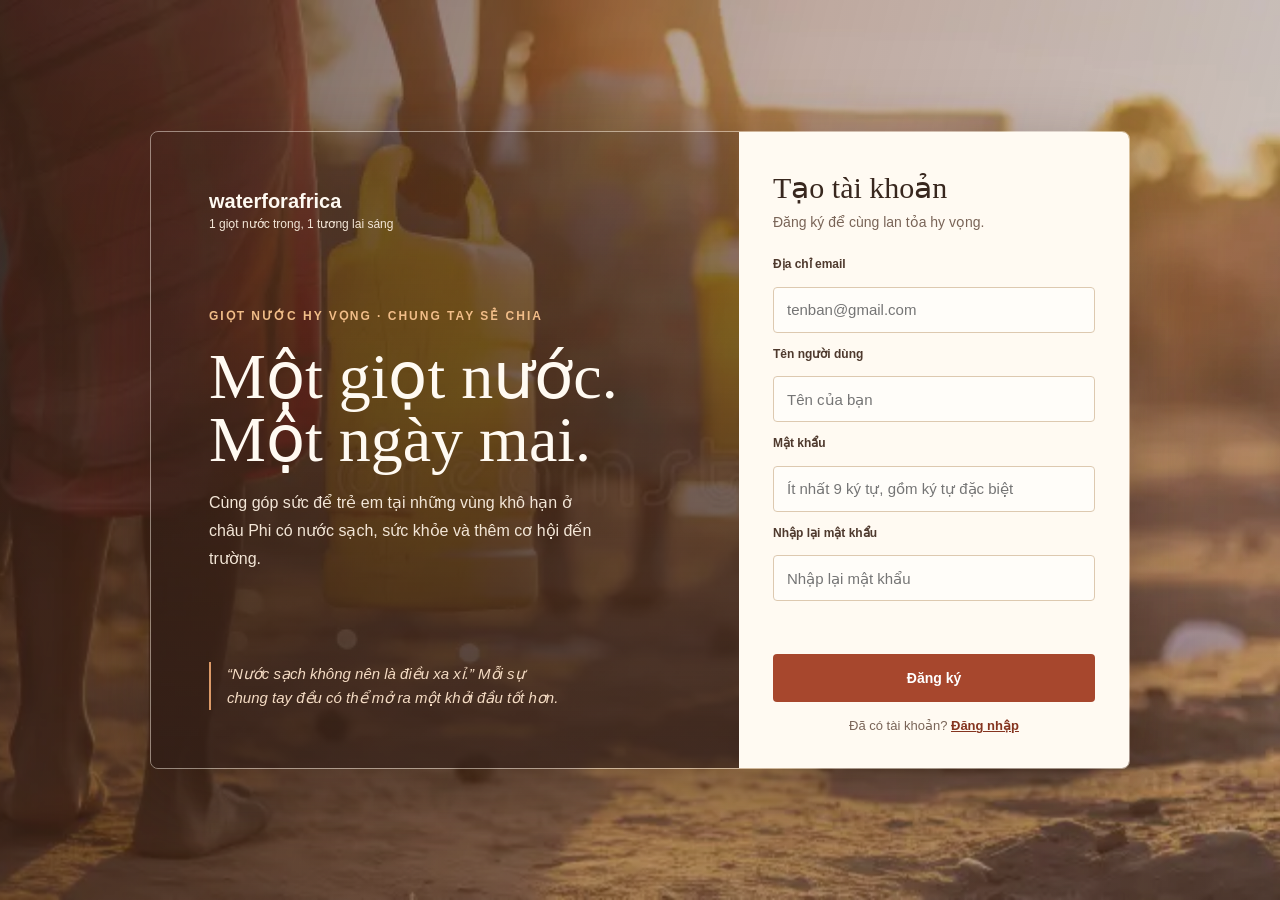
<file: JavaScript/Index.html>
<!doctype html>
<html lang="vi">
<head>
    <meta charset="utf-8">
    <meta name="viewport" content="width=device-width, initial-scale=1">
    <title>Giọt nước hy vọng</title>
    <script src="index.js" defer></script>
</head>
<body>
    <p>Đang chuyển đến trang đăng ký...</p>
</body>
</html>
</file>
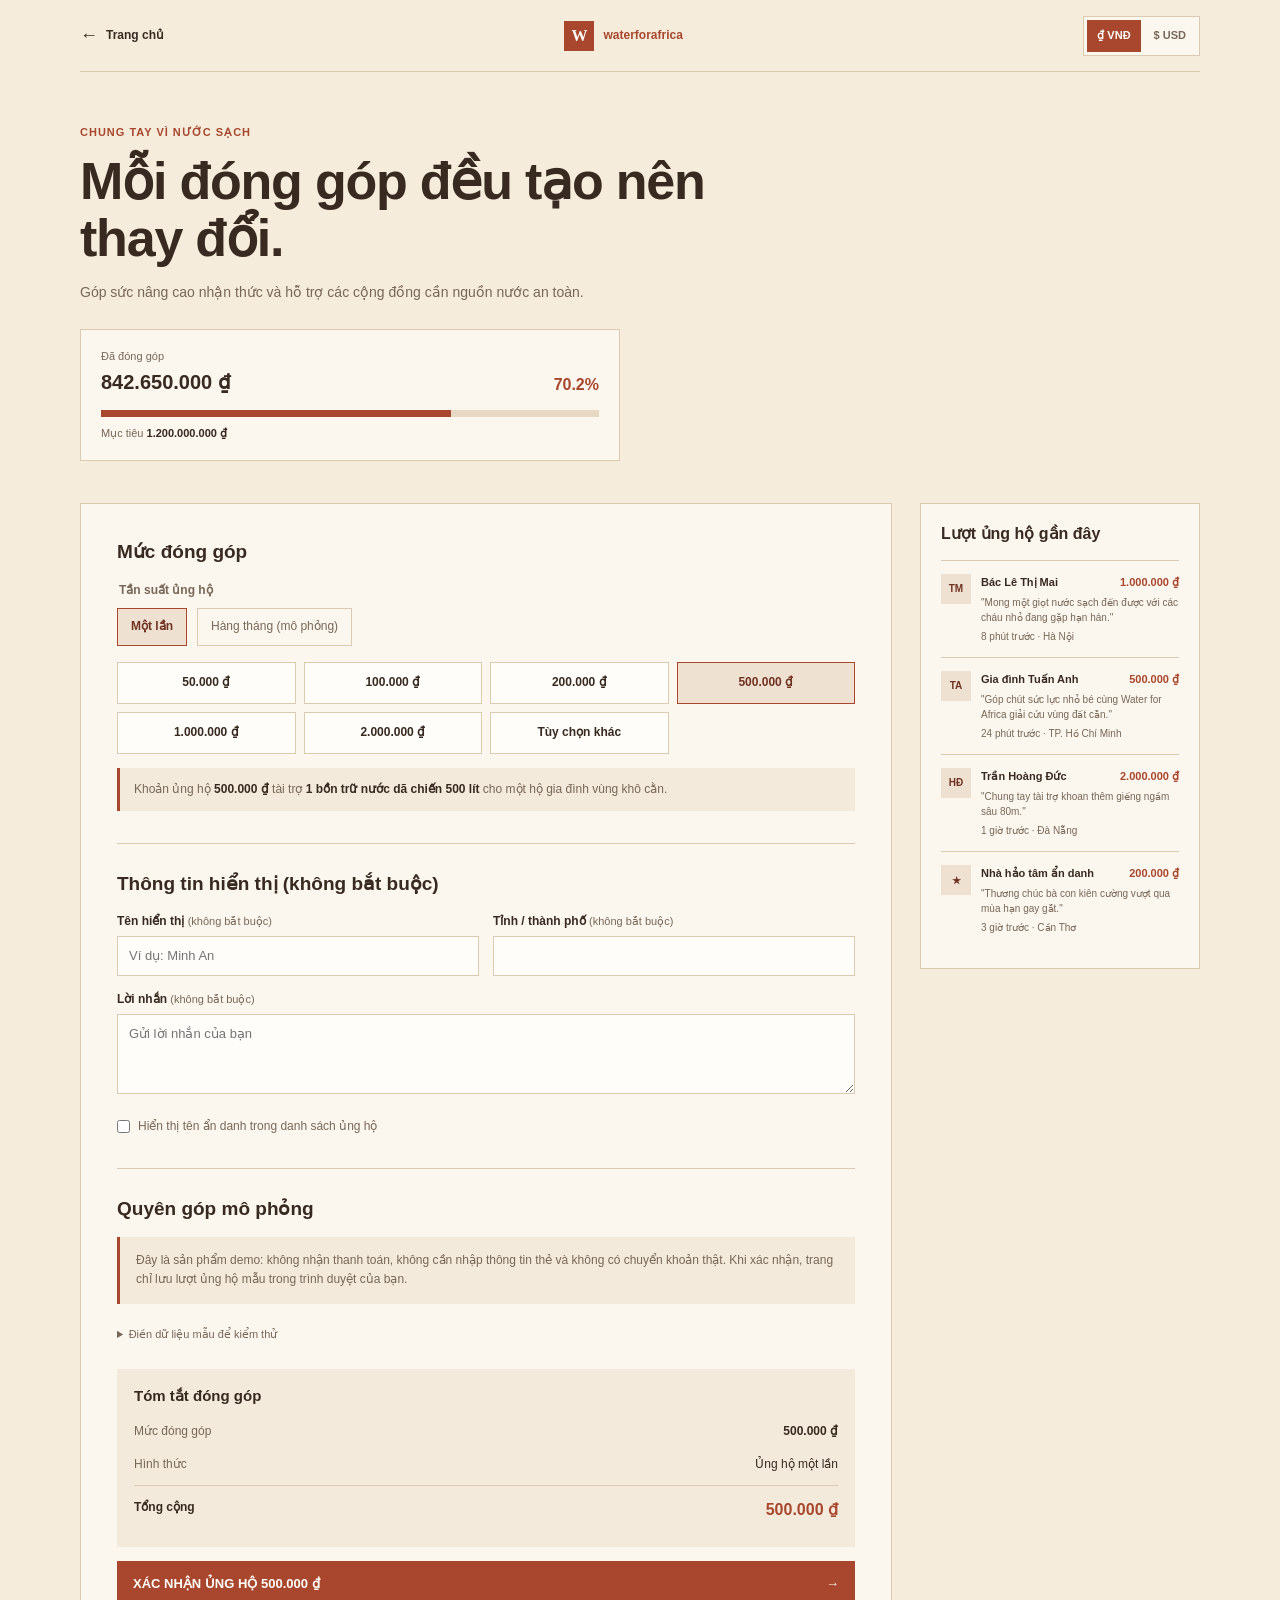
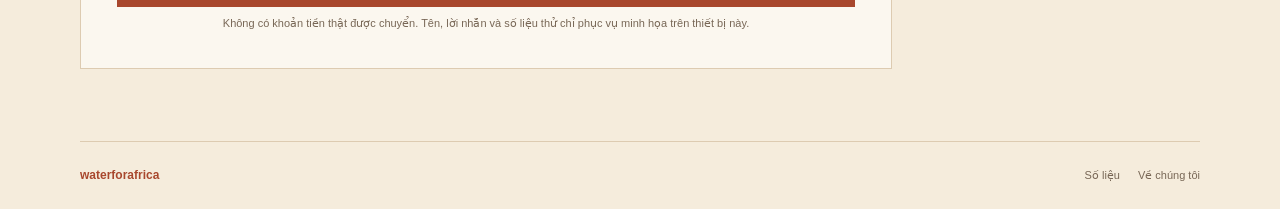
<file: JavaScript/donate.html>
<!doctype html>
<html lang="vi">
<head>
  <meta charset="utf-8"> <!-- Dùng bộ ký tự hỗ trợ tiếng Việt. -->
  <meta name="viewport" content="width=device-width, initial-scale=1"> <!-- Giúp trang co giãn đúng trên điện thoại. -->
  <meta name="theme-color" content="#f5ecdc"> <!-- Màu thanh trình duyệt trên thiết bị hỗ trợ. -->
  <title>Ủng hộ | Water for Africa</title>
  <link rel="stylesheet" href="../CSS/donate.css"> <!-- Nạp kiểu dáng riêng của trang quyên góp. -->
  <script src="donate.js" defer></script> <!-- Nạp JavaScript sau khi HTML được phân tích. -->
</head>
<body class="donate-page">
  <header class="donate-header">
    <a class="back-link" href="menu.html"><span aria-hidden="true">←</span> Trang chủ</a> <!-- Quay về trang chính. -->
    <a class="brand" href="menu.html" aria-label="Water for Africa, về trang chủ">
      <span class="brand-mark" aria-hidden="true">W</span>
      <span>waterforafrica</span>
    </a>
    <div class="currency-toggle-box" role="group" aria-label="Chọn đơn vị tiền tệ"> <!-- Hai nút này đổi đơn vị trên toàn trang. -->
      <button id="curr-vnd" class="currency-btn active" type="button" aria-pressed="true">₫ VNĐ</button> <!-- Mặc định hiển thị tiền Việt. -->
      <button id="curr-usd" class="currency-btn" type="button" aria-pressed="false">$ USD</button> <!-- Đổi số liệu hiển thị sang đô la Mỹ. -->
    </div>
  </header>

  <main class="donate-main">
    <section class="donate-intro" aria-labelledby="campaign-heading">
      <p class="eyebrow">CHUNG TAY VÌ NƯỚC SẠCH</p>
      <h1 id="campaign-heading">Mỗi đóng góp đều tạo nên thay đổi.</h1>
      <p>Góp sức nâng cao nhận thức và hỗ trợ các cộng đồng cần nguồn nước an toàn.</p>

      <div class="campaign-progress" aria-label="Tiến độ đóng góp"> <!-- Các ID bên trong được donate.js cập nhật. -->
        <div class="progress-header">
          <div>
            <span class="progress-label">Đã đóng góp</span>
            <strong id="stat-raised">842.650.000 ₫</strong> <!-- Tổng tiền đã quyên góp. -->
          </div>
          <span id="stat-percent">70.2%</span> <!-- Phần trăm hoàn thành mục tiêu. -->
        </div>
        <div class="progress-track" role="progressbar" aria-valuenow="70.2" aria-valuemin="0" aria-valuemax="100">
          <span class="progress-fill" id="progress-fill"></span>
        </div>
        <p class="progress-meta">Mục tiêu <strong id="stat-target">1.200.000.000 ₫</strong></p> <!-- Tổng tiền mục tiêu. -->
      </div>
    </section>

    <div class="donate-layout">
      <section class="donation-panel" aria-labelledby="form-step-title">
        <form id="donation-hub-form" novalidate> <!-- donate.js kiểm tra mức tiền; thông tin cá nhân và thanh toán không bắt buộc. -->
          <section class="form-section" aria-labelledby="form-step-title">
            <h2 id="form-step-title">Mức đóng góp</h2>
            <fieldset class="frequency-group">
              <legend>Tần suất ủng hộ</legend>
              <label class="choice-label">
                <input type="radio" name="frequency" value="once" checked> <!-- Chọn ủng hộ một lần. -->
                <span>Một lần</span>
              </label>
              <label class="choice-label">
                <input type="radio" name="frequency" value="monthly"> <!-- Chỉ đổi cách ghi nhận trong bản demo; không tạo thanh toán định kỳ. -->
                <span>Hàng tháng (mô phỏng)</span>
              </label>
            </fieldset>

            <!-- donate.js tạo các lựa chọn mức tiền theo đơn vị VNĐ/USD đang chọn. -->
            <div class="amount-grid" id="amount-grid" role="radiogroup" aria-label="Chọn mức tiền"></div> <!-- JS tạo các nút mức tiền vào đây. -->
            <label class="custom-amount-wrapper" id="custom-amount-wrapper">
              <span>Số tiền tùy chọn</span>
              <span class="custom-amount-field">
                <input type="number" id="custom-amount-input" min="10000" step="10000" placeholder="Nhập số tiền" aria-describedby="error-custom-amount"> <!-- Người dùng nhập khoản tiền riêng. -->
                <span id="custom-curr-symbol">₫</span> <!-- Ký hiệu đổi theo VNĐ/USD. -->
              </span>
              <p class="form-error-msg" id="error-custom-amount">Vui lòng nhập số tiền hợp lệ theo đơn vị đang chọn.</p>
            </label>
            <p class="impact-note" id="impact-desc-text">Khoản đóng góp của bạn giúp hỗ trợ các cộng đồng cần nước sạch.</p> <!-- JS thay bằng mô tả tác động theo số tiền. -->
          </section>

          <!-- Thông tin cá nhân đều tùy chọn; dự án demo không cần email hay dữ liệu thanh toán thật. -->
          <section class="form-section" aria-labelledby="donor-title">
            <h2 id="donor-title">Thông tin hiển thị (không bắt buộc)</h2>
            <div class="form-grid">
              <div class="form-group">
                <label for="donor-fullname">Tên hiển thị <span class="optional-tag">(không bắt buộc)</span></label>
                <input type="text" id="donor-fullname" class="form-input" placeholder="Ví dụ: Minh An" autocomplete="name"> <!-- Có thể nhập tên mẫu; bỏ trống vẫn gửi được bản mô phỏng. -->
              </div>
              <!-- Địa điểm/lời nhắn tùy chọn chỉ được lưu trong danh sách mô phỏng trên trình duyệt. -->
              <div class="form-group">
                <label for="donor-city">Tỉnh / thành phố <span class="optional-tag">(không bắt buộc)</span></label>
                <input type="text" id="donor-city" class="form-input"> <!-- Tỉnh/thành được lưu cùng lượt ủng hộ. -->
              </div>
              <div class="form-group form-group-full">
                <label for="donor-message">Lời nhắn <span class="optional-tag">(không bắt buộc)</span></label>
                <textarea id="donor-message" class="form-input" rows="3" placeholder="Gửi lời nhắn của bạn"></textarea> <!-- Lời nhắn tùy chọn hiện trong danh sách. -->
              </div>
              <!-- Lựa chọn ẩn danh thay tên hiển thị trong danh sách. -->
              <div class="form-group form-group-full checkbox-list">
                <label class="checkbox-group">
                  <input type="checkbox" id="donor-anonymous"> <!-- Khi chọn, danh sách chỉ hiện tên ẩn danh. -->
                  <span>Hiển thị tên ẩn danh trong danh sách ủng hộ</span>
                </label>
              </div>
            </div>
          </section>

          <section class="form-section" aria-labelledby="payment-title">
            <h2 id="payment-title">Quyên góp mô phỏng</h2>
            <p class="demo-payment-note">Đây là sản phẩm demo: không nhận thanh toán, không cần nhập thông tin thẻ và không có chuyển khoản thật. Khi xác nhận, trang chỉ lưu lượt ủng hộ mẫu trong trình duyệt của bạn.</p>
          </section>

          <details class="test-fill">
            <summary>Điền dữ liệu mẫu để kiểm thử</summary>
            <button type="button" id="btn-fill-test-data">Điền dữ liệu mẫu</button> <!-- Gọi donate.js để điền nhanh dữ liệu thử. -->
          </details>

          <div class="order-summary">
            <h2>Tóm tắt đóng góp</h2>
            <p><span>Mức đóng góp</span><strong id="summary-chosen-amount">500.000 ₫</strong></p> <!-- Mức tiền đang chọn. -->
            <p><span>Hình thức</span><span id="summary-chosen-freq">Ủng hộ một lần</span></p> <!-- Lựa chọn một lần/hàng tháng mô phỏng. -->
            <p class="summary-total"><span>Tổng cộng</span><strong id="summary-total-display">500.000 ₫</strong></p> <!-- Tổng được đồng bộ từ mức đóng góp. -->
          </div>

          <button type="submit" class="donation-submit-btn" id="submit-donation-btn"> <!-- Gửi biểu mẫu để kiểm tra rồi mô phỏng ghi nhận. -->
            <span id="submit-btn-text">Xác nhận ủng hộ 500.000 ₫</span>
            <span aria-hidden="true">→</span>
          </button>
          <p class="form-note">Không có khoản tiền thật được chuyển. Tên, lời nhắn và số liệu thử chỉ phục vụ minh họa trên thiết bị này.</p>
        </form>
      </section>

      <aside class="donate-sidebar" aria-labelledby="donors-title">
        <h2 id="donors-title">Lượt ủng hộ gần đây</h2>
        <!-- Danh sách này được dựng từ dữ liệu đã lưu trong trình duyệt. -->
        <div class="donors-list" id="donors-list" aria-live="polite"></div> <!-- JS dựng danh sách lượt ủng hộ đã lưu ở đây. -->
      </aside>
    </div>
  </main>

  <!-- Biên lai chỉ xuất hiện sau khi biểu mẫu được xác nhận thành công. -->
  <div class="modal-overlay" id="receipt-modal-overlay" role="dialog" aria-modal="true" aria-labelledby="receipt-title"> <!-- JS mở hộp thoại sau khi ghi nhận bản demo. -->
    <section class="receipt-modal">
      <button type="button" class="modal-close-btn" id="modal-close-btn" aria-label="Đóng biên lai">×</button> <!-- Đóng biên lai. -->
      <p class="eyebrow">WATER FOR AFRICA</p>
      <h2 id="receipt-title">Đã ghi nhận lượt ủng hộ mô phỏng</h2>
      <p>Mã tham chiếu: <strong id="receipt-code">WFA-2026-89472</strong></p> <!-- JS thay bằng mã mô phỏng vừa tạo. -->
      <dl class="receipt-details">
        <div><dt>Người ủng hộ</dt><dd id="receipt-donor-name">Nguyễn Văn An</dd></div> <!-- Tên thật hoặc nhãn ẩn danh. -->
        <div><dt>Số tiền</dt><dd id="receipt-amount">500.000 ₫</dd></div> <!-- Khoản đóng góp. -->
        <div><dt>Hình thức</dt><dd id="receipt-frequency">Ủng hộ một lần</dd></div> <!-- Một lần hoặc hàng tháng. -->
        <div><dt>Trạng thái</dt><dd>Chỉ mô phỏng, chưa thanh toán</dd></div>
        <div><dt>Thời gian</dt><dd id="receipt-timestamp">--</dd></div> <!-- Thời điểm tạo biên lai. -->
      </dl>
      <div class="receipt-actions">
        <button type="button" class="primary-button" id="btn-close-receipt">Đóng</button> <!-- Đóng biên lai. -->
      </div>
    </section>
  </div>
  <div class="toast-notice" id="toast-notice" role="status" aria-live="polite">
    <span id="toast-msg"></span> <!-- JS đặt nội dung thông báo vào đây. -->
  </div>

  <footer class="donate-footer">
    <a href="menu.html">waterforafrica</a>
    <nav aria-label="Liên kết">
      <a href="information.html">Số liệu</a>
      <a href="menu.html#about">Về chúng tôi</a>
    </nav>
  </footer>
</body>
</html>
</file>
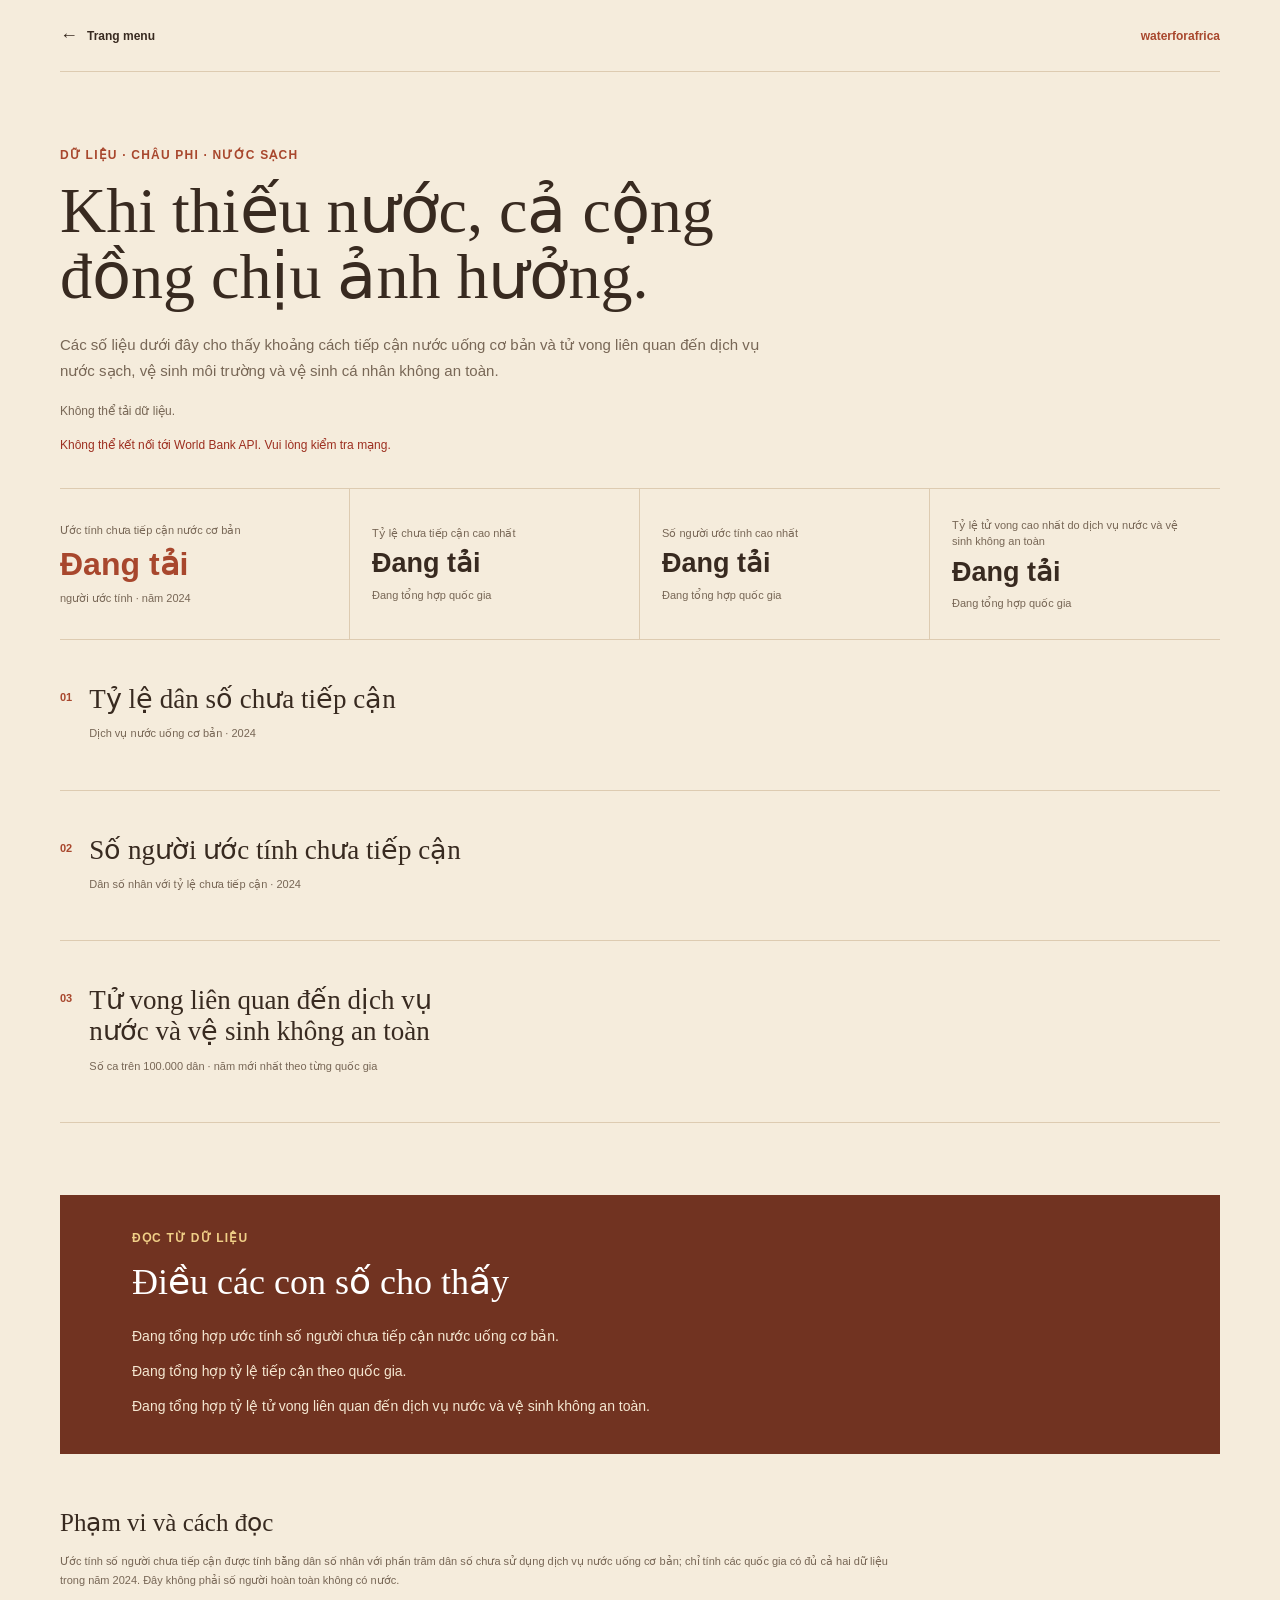
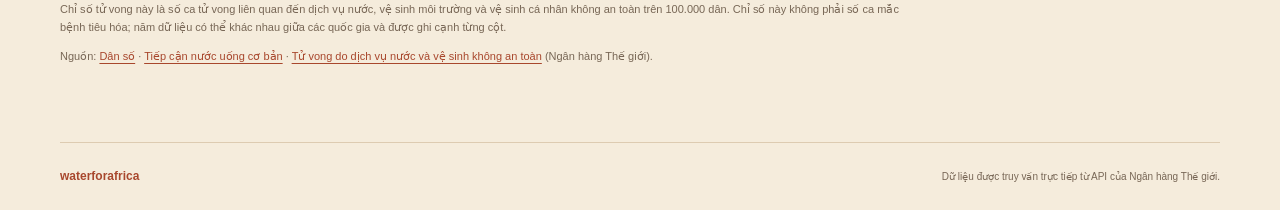
<file: JavaScript/information.html>
<!doctype html>
<html lang="vi">
<head>
  <meta charset="utf-8">
  <meta name="viewport" content="width=device-width, initial-scale=1">
  <meta name="theme-color" content="#f5ecdc">
  <title>Thống kê nước sạch | Water for Africa</title>
  <link rel="stylesheet" href="../CSS/information.css">
  <!-- fetch.js cung cấp hàm gọi API; information.js dùng hàm đó để điền các ô và biểu đồ. -->
  <script src="fetch.js" defer></script>
  <script src="information.js" defer></script>
</head>
<body class="information-page">
  <header class="info-header">
    <a class="back-link" href="menu.html"><span aria-hidden="true">←</span> Trang menu</a>
    <a class="info-brand" href="menu.html">waterforafrica</a>
  </header>

  <main class="information-main">
    <section class="info-hero" aria-labelledby="info-title">
      <p class="info-eyebrow">DỮ LIỆU · CHÂU PHI · NƯỚC SẠCH</p>
      <h1 id="info-title">Khi thiếu nước, cả cộng đồng chịu ảnh hưởng.</h1>
      <p class="info-lead">Các số liệu dưới đây cho thấy khoảng cách tiếp cận nước uống cơ bản và tử vong liên quan đến dịch vụ nước sạch, vệ sinh môi trường và vệ sinh cá nhân không an toàn.</p>
      <!-- information.js đổi thông báo tải thành trạng thái thành công hoặc lỗi sau khi gọi API. -->
      <p id="data-status" class="data-status" role="status" aria-live="polite">Đang tải dữ liệu từ Ngân hàng Thế giới...</p>
      <p id="data-error" class="data-error" role="alert" hidden></p>
    </section>

    <!-- Các ID summary-* là đích để information.js chèn kết quả tổng hợp từ API. -->
    <section class="summary-grid" aria-label="Điểm đáng chú ý">
      <article class="summary-item summary-total">
        <p>Ước tính chưa tiếp cận nước cơ bản</p>
        <strong id="summary-total">Đang tải</strong>
        <span id="summary-coverage">người ước tính · năm 2024</span>
      </article>
      <article class="summary-item">
        <p>Tỷ lệ chưa tiếp cận cao nhất</p>
        <strong id="summary-highest-rate">Đang tải</strong>
        <span id="summary-highest-rate-country">Đang tổng hợp quốc gia</span>
      </article>
      <article class="summary-item">
        <p>Số người ước tính cao nhất</p>
        <strong id="summary-highest-count">Đang tải</strong>
        <span id="summary-highest-count-country">Đang tổng hợp quốc gia</span>
      </article>
      <article class="summary-item">
        <p>Tỷ lệ tử vong cao nhất do dịch vụ nước và vệ sinh không an toàn</p>
        <strong id="summary-highest-mortality">Đang tải</strong>
        <span id="summary-highest-mortality-country">Đang tổng hợp quốc gia</span>
      </article>
    </section>

    <!-- information.js dựng cả ba biểu đồ từ dữ liệu đã tải, thay vì viết sẵn từng cột. -->
    <section class="chart-section" aria-labelledby="access-title">
      <div class="chart-heading">
        <span class="chart-index">01</span>
        <div>
          <h2 id="access-title">Tỷ lệ dân số chưa tiếp cận</h2>
          <p>Dịch vụ nước uống cơ bản · <span id="access-year">2024</span></p>
        </div>
      </div>
      <ol id="access-chart" class="bar-chart" aria-label="Mười quốc gia có tỷ lệ dân số chưa tiếp cận nước uống cơ bản cao nhất"></ol>
    </section>

    <section class="chart-section" aria-labelledby="population-title">
      <div class="chart-heading">
        <span class="chart-index">02</span>
        <div>
          <h2 id="population-title">Số người ước tính chưa tiếp cận</h2>
          <p>Dân số nhân với tỷ lệ chưa tiếp cận · <span id="population-year">2024</span></p>
        </div>
      </div>
      <ol id="population-chart" class="bar-chart bar-chart-population" aria-label="Mười quốc gia có số người chưa tiếp cận nước uống cơ bản ước tính cao nhất"></ol>
    </section>

    <section class="chart-section" aria-labelledby="mortality-title">
      <div class="chart-heading">
        <span class="chart-index">03</span>
        <div>
          <h2 id="mortality-title">Tử vong liên quan đến dịch vụ nước và vệ sinh không an toàn</h2>
          <p>Số ca trên 100.000 dân · năm mới nhất theo từng quốc gia</p>
        </div>
      </div>
      <ol id="mortality-chart" class="bar-chart bar-chart-mortality" aria-label="Mười quốc gia có tỷ lệ tử vong liên quan đến dịch vụ nước, vệ sinh môi trường và vệ sinh cá nhân không an toàn cao nhất"></ol>
    </section>

    <section class="insight-section" aria-labelledby="insight-title">
      <p class="info-eyebrow">ĐỌC TỪ DỮ LIỆU</p>
      <h2 id="insight-title">Điều các con số cho thấy</h2>
      <p id="insight-population">Đang tổng hợp ước tính số người chưa tiếp cận nước uống cơ bản.</p>
      <p id="insight-rate">Đang tổng hợp tỷ lệ tiếp cận theo quốc gia.</p>
      <p id="insight-mortality">Đang tổng hợp tỷ lệ tử vong liên quan đến dịch vụ nước và vệ sinh không an toàn.</p>
    </section>

    <section class="method-note" aria-labelledby="method-title">
      <h2 id="method-title">Phạm vi và cách đọc</h2>
      <p>Ước tính số người chưa tiếp cận được tính bằng dân số nhân với phần trăm dân số chưa sử dụng dịch vụ nước uống cơ bản; chỉ tính các quốc gia có đủ cả hai dữ liệu trong năm 2024. Đây không phải số người hoàn toàn không có nước.</p>
      <p>Chỉ số tử vong này là số ca tử vong liên quan đến dịch vụ nước, vệ sinh môi trường và vệ sinh cá nhân không an toàn trên 100.000 dân. Chỉ số này không phải số ca mắc bệnh tiêu hóa; năm dữ liệu có thể khác nhau giữa các quốc gia và được ghi cạnh từng cột.</p>
      <p class="source-links">Nguồn: <a href="https://api.worldbank.org/v2/country/all/indicator/SP.POP.TOTL?format=json&amp;date=2024%3A2024&amp;per_page=300" target="_blank" rel="noreferrer">Dân số</a> · <a href="https://api.worldbank.org/v2/country/all/indicator/SH.H2O.BASW.ZS?format=json&amp;date=2024%3A2024&amp;per_page=300" target="_blank" rel="noreferrer">Tiếp cận nước uống cơ bản</a> · <a href="https://api.worldbank.org/v2/country/all/indicator/SH.STA.WASH.P5?format=json&amp;mrnev=1&amp;per_page=300" target="_blank" rel="noreferrer">Tử vong do dịch vụ nước và vệ sinh không an toàn</a> (Ngân hàng Thế giới).</p>
    </section>
  </main>

  <footer class="info-footer"><a href="menu.html">waterforafrica</a><span>Dữ liệu được truy vấn trực tiếp từ API của Ngân hàng Thế giới.</span></footer>
</body>
</html>
</file>
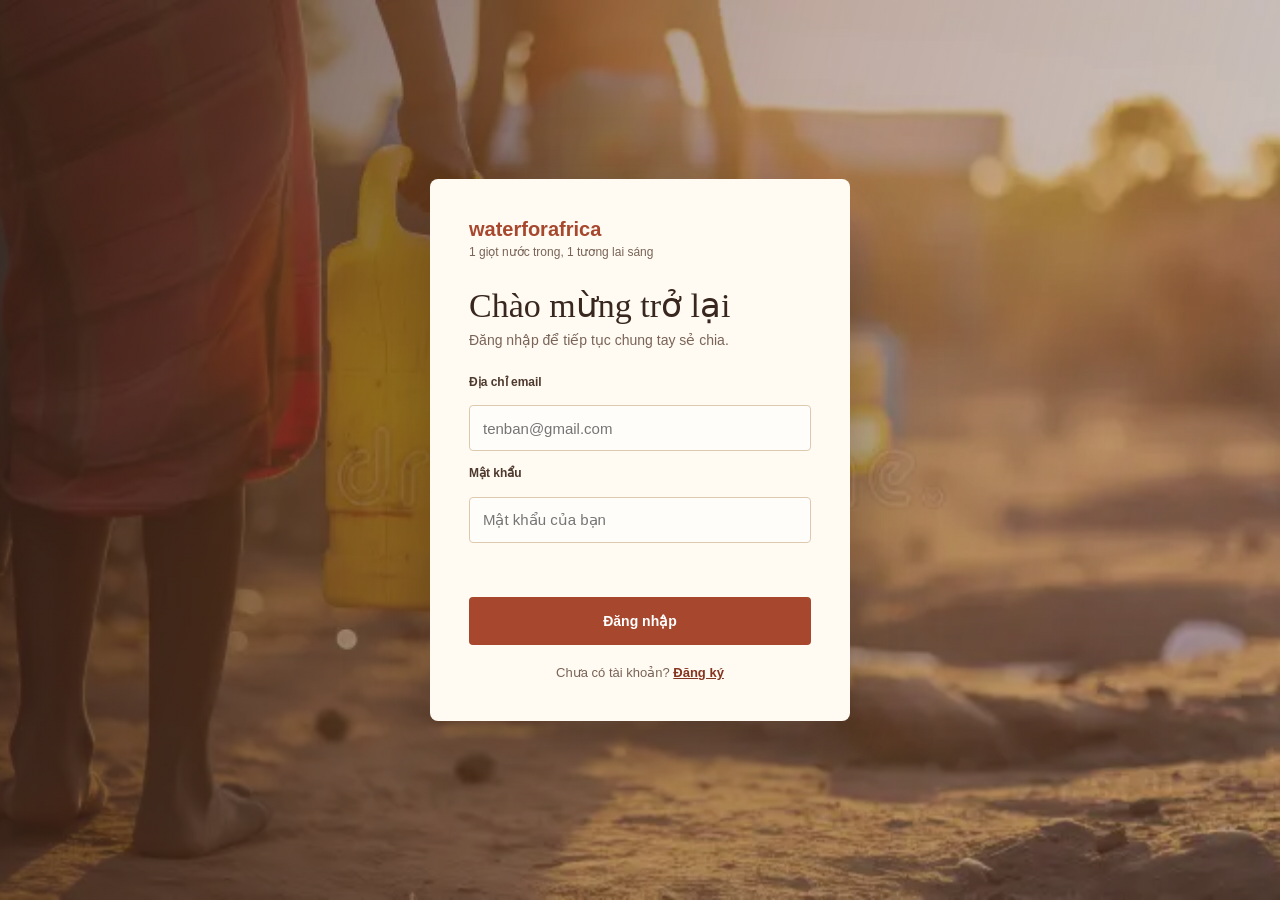
<file: JavaScript/login.html>
<!doctype html>
<html lang="vi">
<head>
  <meta charset="utf-8">
  <meta name="viewport" content="width=device-width, initial-scale=1">
  <title>Đăng nhập | Giọt nước hy vọng</title>
  <link rel="stylesheet" href="../CSS/auth.css?v=2">
</head>
<body>
  <main class="login-panel">
    <a class="brand-lockup" href="Index.html">
      <span class="brand-name">waterforafrica</span>
      <span class="brand-slogan">1 giọt nước trong, 1 tương lai sáng</span>
    </a>
    <h1>Chào mừng trở lại</h1>
    <p class="intro">Đăng nhập để tiếp tục chung tay sẻ chia.</p>
    <!-- login.js lấy email/mật khẩu từ các thuộc tính name của ô nhập. -->
    <form id="login-form" novalidate>
      <label for="email">Địa chỉ email</label>
      <input id="email" name="email" type="email" autocomplete="email" placeholder="tenban@gmail.com" required>
      <label for="password">Mật khẩu</label>
      <input id="password" name="password" type="password" autocomplete="current-password" placeholder="Mật khẩu của bạn" required>
      <p class="message" id="form-message" role="status" aria-live="polite"></p>
      <button type="submit">Đăng nhập</button>
    </form>
    <p class="switch">Chưa có tài khoản? <a href="register.html">Đăng ký</a></p>
  </main>
  <script src="login.js" defer></script>
</body>
</html>
</file>
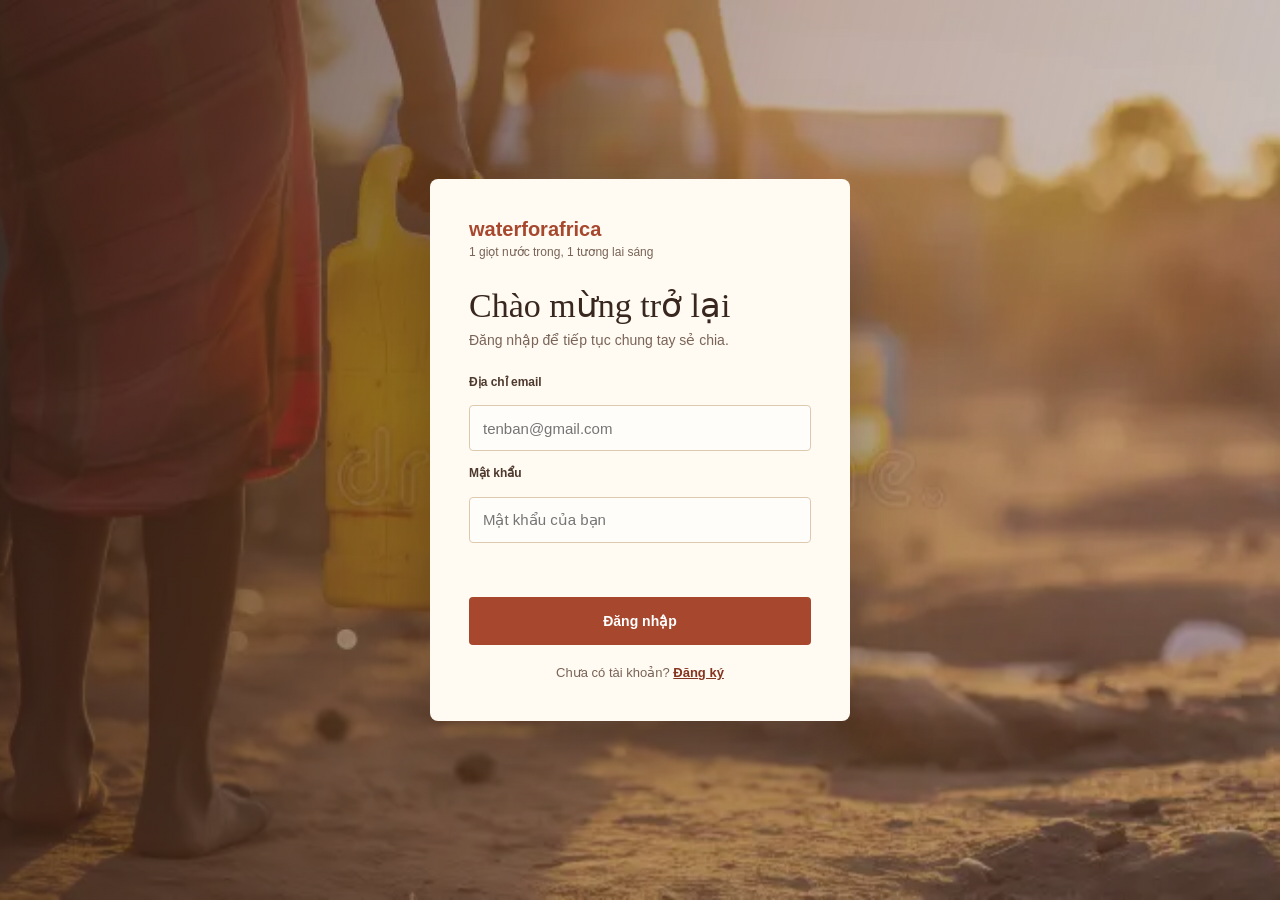
<file: JavaScript/menu.html>
<!doctype html>
<html lang="vi">
<head>
  <meta charset="utf-8">
  <meta name="viewport" content="width=device-width, initial-scale=1">
  <meta name="theme-color" content="#173f39">
  <title>Water for Africa | Nước sạch cho mọi người</title>
  <link rel="stylesheet" href="../CSS/menu.css?v=3">
  <script src="menu.js" defer></script>
</head>
<body class="menu-page">
  <button id="navbar-toggle" class="navbar-toggle" type="button" aria-controls="site-header" aria-expanded="true" aria-label="Ẩn thanh điều hướng" title="Ẩn thanh điều hướng"><span aria-hidden="true">⌃</span></button>
  <header class="site-header" id="site-header">
    <a class="brand" href="#home" aria-label="Water for Africa, về đầu trang">
      <span class="brand-mark" aria-hidden="true">W</span>
      <span class="brand-copy"><strong>waterforafrica</strong><small>1 giọt nước trong, 1 tương lai sáng</small></span>
    </a>
    <nav class="main-nav" aria-label="Điều hướng chính">
      <a href="information.html">Số liệu</a>
      <a href="#about">Về chúng tôi</a>
      <a class="donate-link" href="donate.html">Ủng hộ <span aria-hidden="true">↗</span></a>
    </nav>
    <div class="account-tools">
      <span class="account-greeting">Xin chào, <strong id="account-name"></strong></span>
      <button id="logout-button" class="logout-button" type="button">Đăng xuất</button>
    </div>
  </header>

  <main>
    <section class="hero" id="home" aria-labelledby="hero-title">
      <p class="eyebrow">NƯỚC SẠCH · SỨC KHỎE · TƯƠNG LAI</p>
      <h1 id="hero-title">Nước sạch không nên là điều xa xỉ.</h1>
      <p class="hero-copy">Cùng nâng cao nhận thức và tiếp sức cho những cộng đồng đang cần nguồn nước an toàn hơn.</p>
      <p class="hero-caption">Một hành trình mỗi ngày của hàng triệu người để tìm nước.</p>
    </section>

    <section class="why-water-intro" aria-labelledby="why-water-title">
      <div>
        <p class="eyebrow">ĐIỀU CỐT YẾU</p>
        <h2 id="why-water-title">Vì sao là nước?</h2>
      </div>
      <p>Nước là nền tảng của sự sống. Nước sạch giúp con người khỏe mạnh, học tập, làm việc và xây dựng tương lai cho cộng đồng.</p>
    </section>

    <section class="reason-showcase" aria-label="Nước sạch tạo nên thay đổi trong nhiều lĩnh vực">
      <img id="reason-image" class="reason-image" src="../Image/menuhealth.webp" alt="Người phụ nữ lấy nước sạch từ vòi" fetchpriority="low">
      <div class="reason-tabs" aria-label="Chọn lĩnh vực">
        <!-- Cả bốn nút dùng chung class "reason-tab"; menu.js tìm các nút này
             rồi lấy data-* của đúng nút vừa được bấm để thay ảnh và nội dung.
             Phần chữ nằm giữa thẻ button là nhãn người dùng nhìn thấy để bấm. -->
        <button
          class="reason-tab"
          type="button"
          aria-pressed="true"
          data-image="../Image/menuhealth.webp"
          data-alt="Người phụ nữ lấy nước sạch từ vòi"
          data-label="SỨC KHỎE"
          data-title="Sức khỏe bắt đầu từ nước sạch"
          data-description="Nước an toàn giúp duy trì sức khỏe, vệ sinh cá nhân và giảm nguy cơ mắc các bệnh lây truyền qua nguồn nước."
        >
          Sức khỏe
        </button>
        <!-- data-image: đường dẫn ảnh sẽ được gán vào ảnh lớn #reason-image.
             data-alt: mô tả ảnh cho người dùng trình đọc màn hình.
             data-label: nhãn viết hoa ở đầu phần nội dung.
             data-title/data-description: tiêu đề và đoạn giải thích lĩnh vực.
             aria-pressed="false": ban đầu nút này chưa được chọn. -->
        <button
          class="reason-tab"
          type="button"
          aria-pressed="false"
          data-image="../Image/menuedutcation.webp"
          data-alt="Học sinh đang học trong lớp học"
          data-label="GIÁO DỤC"
          data-title="Nước sạch mở đường đến trường"
          data-description="Khi trường học có nước uống và nhà vệ sinh an toàn, học sinh có môi trường tốt hơn để chuyên tâm học tập và đến lớp đều đặn."
        >
          Giáo dục
        </button>
        <!-- Nút Phụ nữ có cùng cấu trúc; chỉ thay nội dung data-*.
             Nhờ vậy JavaScript dùng chung một đoạn xử lý cho mọi lĩnh vực. -->
        <button
          class="reason-tab"
          type="button"
          aria-pressed="false"
          data-image="../Image/menuwomen.jpg"
          data-alt="Hai phụ nữ lấy nước bên bờ sông"
          data-label="PHỤ NỮ"
          data-title="Nước gần hơn, thêm cơ hội cho phụ nữ"
          data-description="Nguồn nước an toàn gần nhà giúp giảm thời gian đi lấy nước, để phụ nữ và trẻ em gái có thêm thời gian cho học tập, công việc và gia đình."
        >
          Phụ nữ
        </button>
        <!-- Nội dung nút Tăng trưởng kinh tế cũng được JavaScript lấy từ đây. -->
        <button
          class="reason-tab"
          type="button"
          aria-pressed="false"
          data-image="../Image/menueconomicgrowth.webp"
          data-alt="Người nông dân làm việc trên cánh đồng rau"
          data-label="TĂNG TRƯỞNG KINH TẾ"
          data-title="Nước nuôi dưỡng sinh kế"
          data-description="Nước sạch và ổn định hỗ trợ nông nghiệp, hoạt động kinh doanh và sức khỏe người lao động, góp phần tạo sinh kế bền vững."
        >
          Tăng trưởng kinh tế
        </button>
      </div>
      <div class="reason-panel" aria-live="polite">
        <p id="reason-label" class="reason-label">SỨC KHỎE</p>
        <h3 id="reason-title">Sức khỏe bắt đầu từ nước sạch</h3>
        <p id="reason-description">Nước an toàn giúp duy trì sức khỏe, vệ sinh cá nhân và giảm nguy cơ mắc các bệnh lây truyền qua nguồn nước.</p>
      </div>
    </section>

    <section class="fact-section" id="impact" aria-labelledby="fact-title">
      <div class="fact-copy">
        <p class="fact-kicker">BẠN CÓ BIẾT?</p>
        <h2 id="fact-title">Năm 2024, ước tính khoảng <strong>426 triệu người</strong> tại châu Phi chưa tiếp cận dịch vụ nước uống cơ bản.</h2>
        <p>Con số được ước tính từ dân số và tỷ lệ tiếp cận nước uống cơ bản của Ngân hàng Thế giới tại 51 quốc gia có đủ dữ liệu. Nguồn nước không an toàn làm tăng nguy cơ bệnh tật, nhưng dữ liệu hiện có không xác định số người vừa thiếu nước vừa mắc bệnh tiêu hóa.</p>
        <a class="fact-link" href="information.html">Tìm hiểu thêm <span aria-hidden="true">↗</span></a>
      </div>
      <span class="fact-year" aria-hidden="true">2024</span>
    </section>

    <section class="video-section" aria-labelledby="video-title">
      <p class="eyebrow">PHÓNG SỰ · TRUYỀN HÌNH ĐỒNG THÁP</p>
      <h2 id="video-title">Trẻ em trước nguy cơ thiếu nước sạch</h2>
      <div class="video-frame">
        <iframe src="https://www.youtube-nocookie.com/embed/-OM2p0L4djM?hl=vi" title="Liên Hiệp Quốc cảnh báo tình trạng trẻ em thiếu nước sạch" loading="lazy" referrerpolicy="strict-origin-when-cross-origin" allow="accelerometer; autoplay; clipboard-write; encrypted-media; gyroscope; picture-in-picture" allowfullscreen></iframe>
      </div>
      <a class="video-fallback" href="https://www.youtube.com/watch?v=-OM2p0L4djM" target="_blank" rel="noreferrer">Nếu video không phát, mở trực tiếp trên YouTube <span aria-hidden="true">↗</span></a>
    </section>

    <section class="donate-section" id="donate" aria-labelledby="donate-title">
      <div>
        <p class="eyebrow">CHUNG TAY TẠO THAY ĐỔI</p>
        <h2 id="donate-title">Mỗi đóng góp đều có thể mở ra một khởi đầu mới.</h2>
      </div>
      <a class="donate-button" href="donate.html">Ủng hộ nước sạch <span aria-hidden="true">↗</span></a>
    </section>

    <section class="about-section" id="about" aria-labelledby="about-title">
      <div class="about-index">01 / VỀ CHÚNG TÔI</div>
      <div class="about-content">
        <h2 id="about-title">Một tương lai khỏe mạnh bắt đầu từ một nguồn nước an toàn.</h2>
        <p>Water for Africa là dự án nâng cao nhận thức về khả năng tiếp cận nước sạch và những ảnh hưởng của nguồn nước không an toàn đến sức khỏe cộng đồng. Chúng tôi chia sẻ dữ liệu đáng tin cậy để câu chuyện này được nhìn thấy rõ hơn.</p>
      </div>
      <div class="about-statement">Nước sạch là nền tảng của sức khỏe.</div>
    </section>
  </main>

  <footer class="site-footer"><a href="#home">waterforafrica</a><span>Dữ liệu và nhận thức vì một tương lai có nước sạch.</span></footer>
</body>
</html>
</file>
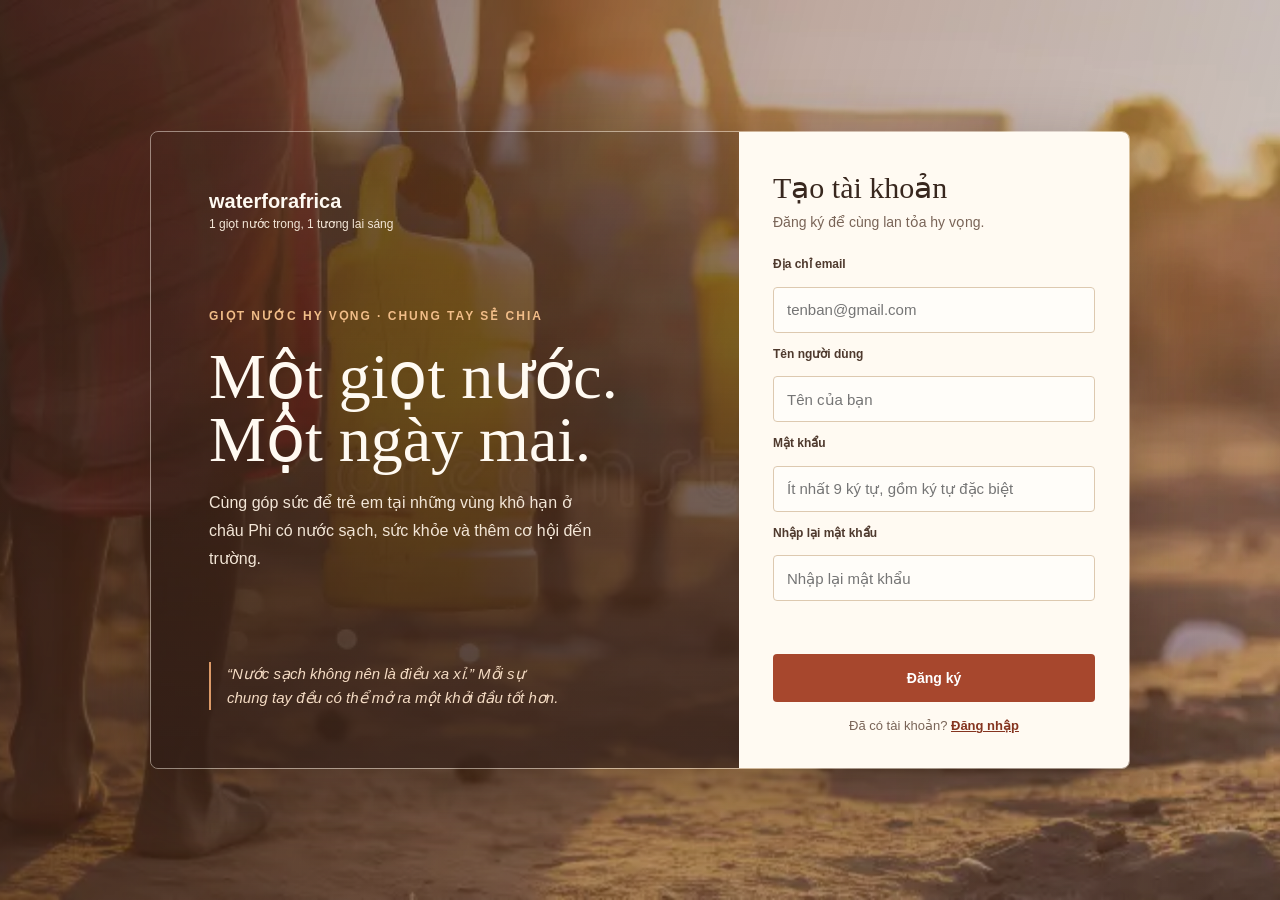
<file: JavaScript/register.html>
<!doctype html>
<html lang="vi">
<head>
	<meta charset="utf-8">
	<meta name="viewport" content="width=device-width, initial-scale=1">
	<title>Đăng ký | Giọt nước hy vọng</title>
	<link rel="stylesheet" href="../CSS/auth.css?v=2">
</head>
<body>
	<main class="layout">
		<section class="story" aria-labelledby="campaign-title">
			<a class="brand-lockup" href="Index.html">
				<span class="brand-name">waterforafrica</span>
				<span class="brand-slogan">1 giọt nước trong, 1 tương lai sáng</span>
			</a>
			<div>
				<p class="eyebrow">Giọt nước hy vọng · Chung tay sẻ chia</p>
				<h1 id="campaign-title">Một giọt nước.<br>Một ngày mai.</h1>
				<p class="story-copy">Cùng góp sức để trẻ em tại những vùng khô hạn ở châu Phi có nước sạch, sức khỏe và thêm cơ hội đến trường.</p>
			</div>
			<p class="story-note">“Nước sạch không nên là điều xa xỉ.” Mỗi sự chung tay đều có thể mở ra một khởi đầu tốt hơn.</p>
		</section>
		<section class="form-panel" aria-labelledby="form-title">
			<h2 id="form-title">Tạo tài khoản</h2>
			<p class="form-intro">Đăng ký để cùng lan tỏa hy vọng.</p>
			<!-- register.js đọc các ô theo name để kiểm tra trước khi lưu tài khoản. -->
			<form id="register-form" novalidate>
				<label for="email">Địa chỉ email</label>
				<input id="email" name="email" type="email" autocomplete="email" placeholder="tenban@gmail.com" required>
				<label for="username">Tên người dùng</label>
				<input id="username" name="username" type="text" autocomplete="username" placeholder="Tên của bạn" required>
				<label for="password">Mật khẩu</label>
				<input id="password" name="password" type="password" autocomplete="new-password" placeholder="Ít nhất 9 ký tự, gồm ký tự đặc biệt" required>
				<label for="confirm-password">Nhập lại mật khẩu</label>
				<input id="confirm-password" name="confirm-password" type="password" autocomplete="new-password" placeholder="Nhập lại mật khẩu" required>
				<p class="message" id="form-message" role="status" aria-live="polite"></p>
				<button type="submit">Đăng ký</button>
			</form>
			<p class="switch">Đã có tài khoản? <a href="login.html">Đăng nhập</a></p>
		</section>
	</main>
	<script src="register.js" defer></script>
</body>
</html>
</file>
<file: CSS/donate.css>
:root {
	color-scheme: light;
	--paper: #f5ecdc;
	--surface: #fbf7ef;
	--ink: #382a20;
	--muted: #786756;
	--line: #ddcbb1;
	--accent: #a8472d;
	--accent-dark: #713321;
	--soft-accent: #efe1d2;
	--white: #fffdfa;
}

* {
	box-sizing: border-box;
}

body.donate-page {
	min-height: 100vh;
	margin: 0;
	background: var(--paper);
	color: var(--ink);
	font-family: "Segoe UI", Tahoma, sans-serif;
	font-size: 14px;
	line-height: 1.55;
}

button,
input,
select,
textarea {
	font: inherit;
}

a {
	color: inherit;
}

button {
	color: inherit;
}

.donate-header,
.donate-main,
.donate-footer {
	width: min(calc(100% - 48px), 1120px);
	margin-inline: auto;
}

.donate-header {
	min-height: 72px;
	display: flex;
	align-items: center;
	justify-content: space-between;
	gap: 20px;
	border-bottom: 1px solid var(--line);
}

.back-link,
.brand,
.donate-footer > a {
	font-size: 12px;
	font-weight: 750;
	text-decoration: none;
}

.back-link {
	display: inline-flex;
	align-items: center;
	gap: 8px;
}

.back-link span {
	font-size: 18px;
}

.brand {
	display: inline-flex;
	align-items: center;
	gap: 9px;
	color: var(--accent);
}

.brand-mark {
	width: 30px;
	aspect-ratio: 1;
	display: grid;
	place-items: center;
	background: var(--accent);
	color: var(--white);
	font: 700 16px/1 Georgia, serif;
}

.currency-toggle-box {
	display: flex;
	gap: 3px;
	padding: 3px;
	border: 1px solid var(--line);
	background: var(--surface);
}

.currency-btn {
	min-height: 32px;
	padding: 0 10px;
	border: 0;
	background: transparent;
	color: var(--muted);
	font-size: 11px;
	font-weight: 700;
	cursor: pointer;
}

.currency-btn.active {
	background: var(--accent);
	color: var(--white);
}

.donate-main {
	padding: 52px 0 72px;
}

.donate-intro {
	max-width: 760px;
	margin-bottom: 42px;
}

.eyebrow {
	margin: 0 0 12px;
	color: var(--accent);
	font-size: 11px;
	font-weight: 800;
	letter-spacing: 1px;
}

.donate-intro h1 {
	max-width: 650px;
	margin: 0;
	font-size: clamp(34px, 5vw, 52px);
	font-weight: 600;
	line-height: 1.1;
	letter-spacing: -1.2px;
}

.donate-intro > p:not(.eyebrow) {
	max-width: 600px;
	margin: 14px 0 0;
	color: var(--muted);
	line-height: 1.7;
}

.campaign-progress {
	max-width: 540px;
	margin-top: 24px;
	padding: 18px 20px;
	border: 1px solid var(--line);
	background: var(--surface);
}

.progress-header {
	display: flex;
	align-items: flex-end;
	justify-content: space-between;
	gap: 16px;
}

.progress-header > div {
	display: grid;
	gap: 2px;
}

.progress-label,
.progress-meta {
	color: var(--muted);
	font-size: 11px;
}

.progress-header strong {
	font-size: 20px;
}

#stat-percent {
	color: var(--accent);
	font-size: 16px;
	font-weight: 800;
}

.progress-track {
	height: 7px;
	margin-top: 12px;
	overflow: hidden;
	background: #e7d9c4;
}

.progress-fill {
	width: 0;
	height: 100%;
	display: block;
	background: var(--accent);
	transition: width 180ms ease;
}

.progress-meta {
	margin: 8px 0 0;
}

.progress-meta strong {
	color: var(--ink);
}

.donate-layout {
	display: grid;
	grid-template-columns: minmax(0, 1fr) 280px;
	align-items: start;
	gap: 28px;
}

.donation-panel,
.donate-sidebar {
	border: 1px solid var(--line);
	background: var(--surface);
}

.donation-panel {
	padding: clamp(20px, 4vw, 36px);
}

.form-section + .form-section {
	margin-top: 32px;
	padding-top: 28px;
	border-top: 1px solid var(--line);
}

.form-section h2,
.order-summary h2,
.donate-sidebar h2 {
	margin: 0 0 16px;
	font-size: 19px;
	font-weight: 700;
	line-height: 1.3;
}

.frequency-group {
	display: flex;
	flex-wrap: wrap;
	gap: 10px;
	margin: 0 0 16px;
	padding: 0;
	border: 0;
}

.frequency-group legend {
	width: 100%;
	margin-bottom: 8px;
	color: var(--muted);
	font-size: 12px;
	font-weight: 650;
}

.choice-label {
	position: relative;
	cursor: pointer;
}

.choice-label input,
.amount-btn-label input {
	/* Giữ radio có thể focus/chọn bằng bàn phím nhưng ẩn phần hiển thị gốc. */
	position: absolute;
	width: 1px;
	height: 1px;
	overflow: hidden;
	clip-path: inset(50%);
	white-space: nowrap;
}

.choice-label span {
	min-height: 38px;
	display: inline-flex;
	align-items: center;
	padding: 0 13px;
	border: 1px solid var(--line);
	color: var(--muted);
	font-size: 12px;
}

.choice-label input:checked + span {
	border-color: var(--accent);
	background: var(--soft-accent);
	color: var(--accent-dark);
	font-weight: 700;
}

.choice-label input:focus-visible + span,
.amount-btn-label input:focus-visible + span {
	outline: 3px solid #c68d36;
	outline-offset: 2px;
}

.amount-grid {
	/* Chia đều các mức đóng góp; minmax cho phép cột thu nhỏ trên màn hình hẹp. */
	display: grid;
	grid-template-columns: repeat(4, minmax(0, 1fr));
	gap: 8px;
}

.amount-btn-label {
	position: relative;
	cursor: pointer;
}

.amount-btn-label span {
	min-height: 42px;
	display: grid;
	place-items: center;
	padding: 6px;
	border: 1px solid var(--line);
	background: var(--white);
	font-size: 12px;
	font-weight: 700;
	text-align: center;
}

.amount-btn-label input:checked + span {
	border-color: var(--accent);
	background: var(--soft-accent);
	color: var(--accent-dark);
}

.custom-amount-wrapper {
	display: none;
	margin-top: 12px;
}

.custom-amount-wrapper > span:first-child {
	display: block;
	margin-bottom: 5px;
	color: var(--muted);
	font-size: 12px;
}

.custom-amount-field {
	display: flex;
	align-items: center;
	gap: 10px;
	max-width: 280px;
	padding: 0 12px;
	border: 1px solid var(--line);
	background: var(--white);
}

.custom-amount-field input {
	width: 100%;
	min-height: 40px;
	border: 0;
	outline: 0;
	background: transparent;
}

.custom-amount-field > span {
	color: var(--muted);
}

.impact-note {
	margin: 14px 0 0;
	padding: 12px 14px;
	border-left: 3px solid var(--accent);
	background: #f3eadb;
	color: var(--muted);
	font-size: 12px;
	line-height: 1.6;
}

.impact-note strong {
	color: var(--ink);
}

.form-grid {
	display: grid;
	grid-template-columns: repeat(2, minmax(0, 1fr));
	gap: 14px;
}

.form-group-full {
	grid-column: 1 / -1;
}

.form-group label {
	display: block;
	margin-bottom: 5px;
	font-size: 12px;
	font-weight: 650;
}

.required-dot {
	color: var(--accent);
}

.optional-tag {
	color: var(--muted);
	font-size: 11px;
	font-weight: 400;
}

.form-input {
	width: 100%;
	min-height: 40px;
	padding: 9px 11px;
	border: 1px solid var(--line);
	border-radius: 0;
	background: var(--white);
	color: var(--ink);
	font-size: 13px;
}

textarea.form-input {
	resize: vertical;
}

.form-input:focus,
.custom-amount-field:focus-within {
	border-color: var(--accent);
	outline: 2px solid rgb(168 71 45 / 15%);
}

.form-input.is-invalid {
	border-color: #a52a2a;
}

.form-error-msg {
	display: none;
	margin: 5px 0 0;
	color: #9d2f20;
	font-size: 11px;
}

.form-error-msg.visible {
	display: block;
}

.checkbox-list {
	display: grid;
	gap: 9px;
	margin-top: 2px;
}

.checkbox-group {
	display: flex !important;
	align-items: flex-start;
	gap: 8px;
	margin: 0 !important;
	color: var(--muted);
	font-size: 12px !important;
	font-weight: 400 !important;
}

.checkbox-group input {
	margin: 3px 0 0;
	accent-color: var(--accent);
}

.demo-payment-note {
	margin: 0;
	padding: 14px 16px;
	border-left: 3px solid var(--accent);
	background: #f3eadb;
	color: var(--muted);
	font-size: 12px;
	line-height: 1.6;
}

.receipt-details {
	margin: 16px 0;
	border-top: 1px solid var(--line);
}

.receipt-details > div {
	display: flex;
	justify-content: space-between;
	gap: 12px;
	padding: 10px 0;
	border-bottom: 1px solid var(--line);
}

.receipt-details dt {
	color: var(--muted);
	font-size: 12px;
}

.receipt-details dd {
	display: flex;
	align-items: center;
	gap: 8px;
	margin: 0;
	font-size: 12px;
	font-weight: 650;
	text-align: right;
	overflow-wrap: anywhere;
}

.test-fill button,
.secondary-button {
	min-height: 30px;
	padding: 4px 9px;
	border: 1px solid var(--line);
	background: transparent;
	font-size: 11px;
	cursor: pointer;
}

.test-fill {
	margin: 22px 0;
	color: var(--muted);
	font-size: 11px;
}

.test-fill summary {
	cursor: pointer;
}

.test-fill button {
	margin-top: 8px;
}

.order-summary {
	margin-top: 26px;
	padding: 17px;
	background: #f3eadb;
}

.order-summary h2 {
	margin-bottom: 10px;
	font-size: 15px;
}

.order-summary p {
	display: flex;
	justify-content: space-between;
	gap: 12px;
	margin: 0;
	padding: 7px 0;
	color: var(--muted);
	font-size: 12px;
}

.order-summary strong,
.order-summary p > span:last-child {
	color: var(--ink);
	text-align: right;
}

.order-summary .summary-total {
	margin-top: 5px;
	padding-top: 12px;
	border-top: 1px solid var(--line);
	color: var(--ink);
	font-weight: 700;
}

.summary-total strong {
	color: var(--accent);
	font-size: 16px;
}

.donation-submit-btn,
.primary-button {
	min-height: 46px;
	display: flex;
	align-items: center;
	justify-content: space-between;
	gap: 12px;
	width: 100%;
	margin-top: 14px;
	padding: 10px 16px;
	border: 0;
	background: var(--accent);
	color: var(--white);
	font-size: 13px;
	font-weight: 750;
	cursor: pointer;
}

.donation-submit-btn:hover,
.primary-button:hover {
	background: var(--accent-dark);
}

.donation-submit-btn:disabled {
	opacity: .65;
	cursor: wait;
}

.form-note {
	margin: 8px 0 0;
	color: var(--muted);
	font-size: 11px;
	text-align: center;
}

.donate-sidebar {
	padding: 20px;
}

.donate-sidebar h2 {
	margin-bottom: 15px;
	font-size: 16px;
}

.donor-item {
	display: flex;
	gap: 10px;
	padding: 13px 0;
	border-top: 1px solid var(--line);
}

.donor-avatar {
	width: 30px;
	height: 30px;
	flex: 0 0 auto;
	display: grid;
	place-items: center;
	background: var(--soft-accent);
	color: var(--accent-dark);
	font-size: 10px;
	font-weight: 750;
}

.donor-details {
	min-width: 0;
	flex: 1;
}

.donor-name-row {
	display: flex;
	justify-content: space-between;
	gap: 8px;
}

.donor-name,
.donor-amount {
	font-size: 11px;
	font-weight: 700;
}

.donor-name {
	overflow: hidden;
	text-overflow: ellipsis;
	white-space: nowrap;
}

.donor-amount {
	flex: 0 0 auto;
	color: var(--accent);
}

.donor-message,
.donor-time {
	margin-top: 4px;
	color: var(--muted);
	font-size: 10px;
	line-height: 1.5;
}

.donor-message {
	/* Giới hạn lời nhắn ở hai dòng để một mục donate không làm dài sidebar. */
	display: -webkit-box;
	overflow: hidden;
	-webkit-box-orient: vertical;
	-webkit-line-clamp: 2;
}

.highlight-new {
	background: #f3eadb;
}

.donor-item.highlight-new {
	padding-inline: 8px;
}

.donate-footer {
	min-height: 68px;
	display: flex;
	align-items: center;
	justify-content: space-between;
	gap: 16px;
	border-top: 1px solid var(--line);
	color: var(--muted);
	font-size: 11px;
}

.donate-footer > a {
	color: var(--accent);
}

.donate-footer nav {
	display: flex;
	gap: 18px;
}

.donate-footer nav a {
	text-decoration: none;
}

.donate-footer a:hover,
.back-link:hover {
	color: var(--accent);
}

.modal-overlay {
	/* Phủ viewport, cuộn được khi hộp thoại cao hơn màn hình. */
	position: fixed;
	inset: 0;
	z-index: 10;
	display: none;
	place-items: center;
	overflow-y: auto;
	padding: 20px;
	background: rgb(32 25 20 / 55%);
}

.modal-overlay.active {
	display: grid;
}

.receipt-modal {
	position: relative;
	width: min(100%, 520px);
	max-height: calc(100vh - 40px);
	overflow-y: auto;
	padding: 30px;
	background: var(--surface);
}

.receipt-modal h2 {
	margin: 0 28px 8px 0;
	font-size: 25px;
	line-height: 1.2;
}

.receipt-modal > p:not(.eyebrow) {
	color: var(--muted);
	font-size: 12px;
}

.modal-close-btn {
	position: absolute;
	top: 12px;
	right: 14px;
	width: 32px;
	height: 32px;
	border: 0;
	background: transparent;
	font-size: 24px;
	cursor: pointer;
}

.receipt-actions {
	display: flex;
	gap: 10px;
}

.receipt-actions button {
	flex: 1;
	justify-content: center;
	margin: 0;
}

.toast-notice {
	position: fixed;
	right: 20px;
	bottom: 20px;
	z-index: 20;
	max-width: min(400px, calc(100% - 40px));
	padding: 12px 16px;
	background: var(--ink);
	color: var(--white);
	font-size: 12px;
	opacity: 0;
	pointer-events: none;
	transform: translateY(8px);
	transition: opacity 160ms ease, transform 160ms ease;
}

.toast-notice.show {
	opacity: 1;
	transform: translateY(0);
}

:focus-visible {
	outline: 3px solid #c68d36;
	outline-offset: 2px;
}

@media (max-width: 850px) {
	/* Chuyển tóm tắt nhà ủng hộ xuống dưới biểu mẫu ở tablet để giữ chỗ cho nội dung chính. */
	.donate-layout {
		grid-template-columns: 1fr;
	}

	.donate-sidebar {
		display: grid;
		grid-template-columns: repeat(2, minmax(0, 1fr));
		column-gap: 18px;
	}

	.donate-sidebar h2 {
		grid-column: 1 / -1;
	}
}

@media (max-width: 560px) {
	.donate-header,
	.donate-main,
	.donate-footer {
		width: calc(100% - 32px);
	}

	.donate-header {
		min-height: 64px;
		gap: 8px;
	}

	.back-link {
		font-size: 0;
	}

	.back-link span {
		font-size: 20px;
	}

	.brand {
		font-size: 11px;
	}

	.currency-btn {
		padding-inline: 7px;
		font-size: 10px;
	}

	.donate-main {
		padding: 38px 0 48px;
	}

	.donate-intro {
		margin-bottom: 28px;
	}

	.donate-intro h1 {
		font-size: 38px;
	}

	.donation-panel {
		padding: 19px 16px;
	}

	.amount-grid {
		grid-template-columns: repeat(2, minmax(0, 1fr));
	}

	.form-grid {
		grid-template-columns: 1fr;
	}

	.form-group-full {
		grid-column: auto;
	}

	.receipt-details > div {
		align-items: flex-start;
	}

	.receipt-details dd {
		max-width: 62%;
	}

	.donate-sidebar {
		display: block;
		padding: 16px;
	}

	.donate-footer {
		align-items: flex-start;
		flex-direction: column;
		justify-content: center;
		padding: 16px 0;
	}

	.receipt-modal {
		padding: 24px 18px;
	}
}

@media (prefers-reduced-motion: reduce) {
	* {
		scroll-behavior: auto !important;
		transition: none !important;
	}
}
</file>
<file: CSS/information.css>
:root {
	/* Bảng màu dùng chung cho trang thống kê và các biểu đồ. */
	color-scheme: light;
	--paper: #f5ecdc;
	--ink: #382a20;
	--muted: #786756;
	--line: #ddcbb1;
	--rust: #a8472d;
	--gold: #c68d36;
	--green: #486453;
}

* {
	/* Tính kích thước phần tử bao gồm cả padding và đường viền. */
	box-sizing: border-box;
}

html {
	/* Cuộn tới liên kết neo một cách mượt mà. */
	scroll-behavior: smooth;
}

body.information-page {
	/* Nền, màu chữ và phông chữ mặc định của trang thông tin. */
	margin: 0;
	background: var(--paper);
	color: var(--ink);
	font-family: "Segoe UI", Tahoma, sans-serif;
}

a {
	/* Liên kết kế thừa màu chữ của khu vực chứa nó. */
	color: inherit;
}

/* Giới hạn bề rộng và căn giữa các vùng chính theo cùng một lề. */
.info-header,
.information-main,
.info-footer {
	width: min(calc(100% - 48px), 1160px);
	margin-inline: auto;
}

.info-header {
	/* Thanh đầu trang chứa liên kết quay lại và thương hiệu. */
	min-height: 72px;
	display: flex;
	align-items: center;
	justify-content: space-between;
	border-bottom: 1px solid var(--line);
}

.back-link,
.info-brand,
.info-footer a {
	/* Kiểu chữ gọn cho các liên kết điều hướng và thương hiệu. */
	font-size: 12px;
	font-weight: 750;
	text-decoration: none;
}

.back-link {
	/* Căn biểu tượng và nhãn liên kết quay lại trên cùng một hàng. */
	display: inline-flex;
	align-items: center;
	gap: 9px;
}

.back-link span {
	/* Làm biểu tượng quay lại nổi bật hơn chữ bên cạnh. */
	font-size: 18px;
}

.info-brand,
.info-footer a {
	/* Dùng màu nhấn cho tên thương hiệu và liên kết cuối trang. */
	color: var(--rust);
}

.information-main {
	/* Chừa khoảng trống giữa nội dung chính và chân trang. */
	padding-bottom: 76px;
}

.info-hero {
	/* Giới hạn chiều rộng và tạo khoảng thở cho phần giới thiệu. */
	max-width: 850px;
	padding: 76px 0 36px;
}

.info-eyebrow {
	/* Nhãn nhỏ phía trên tiêu đề, dùng màu nhấn và chữ in hoa. */
	margin: 0 0 16px;
	color: var(--rust);
	font-size: 12px;
	font-weight: 800;
	letter-spacing: 1.2px;
}

.info-hero h1,
.chart-heading h2,
.insight-section h2,
.method-note h2 {
	/* Đồng nhất phông serif cho các tiêu đề mang tính biên tập. */
	font-family: "Palatino Linotype", "Book Antiqua", Georgia, serif;
	font-weight: 500;
}

.info-hero h1 {
	/* Tiêu đề chính lớn, sát dòng và không vượt quá chiều rộng nội dung. */
	max-width: 790px;
	margin: 0;
	font-size: 64px;
	line-height: 1.03;
}

.info-lead {
	/* Đoạn dẫn có độ rộng và giãn dòng dễ đọc. */
	max-width: 700px;
	margin: 22px 0 0;
	color: var(--muted);
	font-size: 15px;
	line-height: 1.75;
}

.data-status,
.data-error {
	/* Vùng trạng thái tải dữ liệu và thông báo lỗi. */
	margin: 20px 0 0;
	font-size: 12px;
}

.data-status {
	/* Trạng thái thông thường hiển thị bằng màu chữ phụ. */
	color: var(--muted);
}

.data-error {
	/* Lỗi dữ liệu được tô đỏ để dễ nhận biết. */
	color: #9d2f20;
}

.summary-grid {
	/* Lưới bốn chỉ số tổng quan, có đường viền ngang phân cách. */
	display: grid;
	grid-template-columns: repeat(4, minmax(0, 1fr));
	border-block: 1px solid var(--line);
}

.summary-item {
	/* Căn giữa nội dung mỗi chỉ số và chia các ô bằng đường viền. */
	min-height: 150px;
	display: flex;
	flex-direction: column;
	align-items: flex-start;
	justify-content: center;
	gap: 8px;
	padding: 20px 22px;
	border-right: 1px solid var(--line);
}

.summary-item:first-child {
	/* Ô đầu căn thẳng với mép trái của lưới. */
	padding-left: 0;
}

.summary-item:last-child {
	/* Bỏ đường viền ngoài cùng bên phải của ô cuối. */
	border-right: 0;
}

.summary-item p,
.summary-item span {
	/* Chú thích ngắn dưới hoặc cạnh các con số tổng quan. */
	margin: 0;
	color: var(--muted);
	font-size: 11px;
	line-height: 1.5;
}

.summary-item strong {
	/* Số liệu lớn dùng chữ số có độ rộng ổn định. */
	font: 600 27px/1.1 "Segoe UI", Tahoma, sans-serif;
	font-variant-numeric: tabular-nums;
}

.summary-total strong {
	/* Nhấn mạnh chỉ số tổng bằng màu và cỡ chữ lớn hơn. */
	color: var(--rust);
	font-size: 32px;
}

.chart-section {
	/* Chia phần tiêu đề và biểu đồ thành hai cột trên màn hình rộng. */
	display: grid;
	grid-template-columns: minmax(245px, .75fr) minmax(0, 1.25fr);
	gap: 48px;
	padding: 44px 0 48px;
	border-bottom: 1px solid var(--line);
}

.chart-heading {
	/* Xếp số thứ tự và tiêu đề biểu đồ theo hàng ngang. */
	display: flex;
	align-items: flex-start;
	gap: 17px;
}

.chart-index {
	/* Số thứ tự nhỏ làm dấu hiệu nhận biết từng biểu đồ. */
	padding-top: 7px;
	color: var(--rust);
	font-size: 11px;
	font-weight: 800;
}

.chart-heading h2 {
	/* Tiêu đề biểu đồ với cỡ chữ và giãn dòng rõ ràng. */
	margin: 0;
	font-size: 27px;
	line-height: 1.15;
}

.chart-heading p {
	/* Mô tả phụ nằm ngay dưới tiêu đề biểu đồ. */
	margin: 10px 0 0;
	color: var(--muted);
	font-size: 11px;
	line-height: 1.5;
}

.bar-chart {
	/* Danh sách cột dữ liệu không dùng dấu đầu dòng mặc định. */
	display: grid;
	gap: 11px;
	margin: 0;
	padding: 0;
	list-style: none;
}

.bar-row {
	/* Mỗi dòng gồm tên quốc gia, thanh dữ liệu và trị số. */
	min-height: 22px;
	display: grid;
	grid-template-columns: minmax(120px, 1.1fr) minmax(90px, 1.5fr) minmax(76px, auto);
	align-items: center;
	gap: 12px;
}

.bar-country {
	/* Nhãn quốc gia cạnh mỗi thanh biểu đồ. */
	font-size: 11px;
	line-height: 1.25;
}

.bar-country small {
	/* Thông tin phụ nhỏ hơn nằm dưới tên quốc gia. */
	display: block;
	margin-top: 2px;
	color: var(--muted);
	font-size: 9px;
}

.bar-track {
	/* Rãnh nền cố định để thể hiện phần trăm của mỗi thanh. */
	height: 10px;
	overflow: hidden;
	background: #e7d9c4;
}

.bar-fill {
	/* Phần tô của thanh; độ rộng được JavaScript đặt theo dữ liệu. */
	/* JavaScript đặt --bar-width theo giá trị dữ liệu để các cột cùng thang đo. */
	width: var(--bar-width);
	height: 100%;
	display: block;
	background: var(--rust);
}

.bar-chart-population .bar-fill {
	/* Màu riêng phân biệt biểu đồ dân số. */
	background: var(--gold);
}

.bar-chart-mortality .bar-fill {
	/* Màu riêng phân biệt biểu đồ tỷ lệ tử vong. */
	background: var(--green);
}

.bar-value {
	/* Căn trị số về bên phải để tiện so sánh giữa các hàng. */
	text-align: right;
	font-size: 11px;
	font-weight: 750;
	font-variant-numeric: tabular-nums;
}

.empty-chart {
	/* Thông báo thay thế khi biểu đồ chưa có dữ liệu. */
	color: var(--muted);
	font-size: 12px;
}

.insight-section {
	/* Khối nền tương phản chứa phần nhận định chính. */
	margin-top: 72px;
	padding: 36px clamp(24px, 6vw, 72px);
	background: #713321;
	color: white;
}

.insight-section .info-eyebrow {
	/* Đổi màu nhãn nhỏ để đủ tương phản trên nền tối. */
	color: #f0cf87;
}

.insight-section h2 {
	/* Tiêu đề của khối nhận định. */
	margin: 0 0 22px;
	font-size: 36px;
}

.insight-section > p:not(.info-eyebrow) {
	/* Nội dung nhận định có chiều rộng và độ tương phản dễ đọc. */
	max-width: 880px;
	margin: 12px 0 0;
	color: #f5e7d1;
	font-size: 14px;
	line-height: 1.65;
}

.method-note {
	/* Giới hạn chiều rộng phần ghi chú phương pháp. */
	max-width: 850px;
	padding-top: 54px;
}

.method-note h2 {
	/* Tiêu đề nhỏ hơn cho phần giải thích cách tính. */
	margin: 0 0 15px;
	font-size: 25px;
}

.method-note p {
	/* Các ghi chú phương pháp dùng chữ nhỏ và giãn dòng thoáng. */
	margin: 10px 0 0;
	color: var(--muted);
	font-size: 11px;
	line-height: 1.7;
}

.source-links a {
	/* Làm rõ liên kết nguồn dữ liệu bằng màu và khoảng cách gạch chân. */
	color: var(--rust);
	text-underline-offset: 3px;
}

.info-footer {
	/* Chân trang chứa ghi chú và liên kết nguồn. */
	min-height: 68px;
	display: flex;
	align-items: center;
	justify-content: space-between;
	gap: 16px;
	border-top: 1px solid var(--line);
	color: var(--muted);
	font-size: 10px;
}

@media (max-width: 850px) {
	/* Trên tablet, chuyển các chỉ số thành hai cột và đưa biểu đồ xuống dưới tiêu đề. */
	/* Giảm cỡ tiêu đề để phù hợp với không gian màn hình hẹp hơn. */
	.info-hero h1 {
		font-size: 54px;
	}

	.summary-grid {
		/* Chuyển bốn chỉ số thành hai cột. */
		grid-template-columns: repeat(2, minmax(0, 1fr));
	}

	.summary-item:nth-child(2) {
		/* Hàng đầu của lưới hai cột không cần đường phân cách ở cạnh phải. */
		border-right: 0;
	}

	.summary-item:nth-child(3),
	.summary-item:nth-child(4) {
		/* Tạo đường phân cách ngang cho hàng chỉ số thứ hai. */
		border-top: 1px solid var(--line);
	}

	.summary-item:nth-child(3) {
		/* Bắt đầu hàng thứ hai, nên căn nội dung theo mép trái của lưới. */
		padding-left: 0;
	}

	.chart-section {
		/* Đặt phần tiêu đề và biểu đồ thành hai hàng. */
		grid-template-columns: 1fr;
		gap: 24px;
	}
}

@media (max-width: 560px) {
	/* Trên điện thoại, giảm khoảng lề và nén nhãn/cột biểu đồ để tránh tràn ngang. */
	.info-header,
	.information-main,
	.info-footer {
		width: calc(100% - 36px);
	}

	.info-header {
		/* Thu gọn chiều cao thanh đầu trang trên điện thoại. */
		min-height: 62px;
	}

	.info-hero {
		/* Giảm khoảng đệm phần giới thiệu. */
		padding: 56px 0 28px;
	}

	.info-hero h1 {
		/* Thu nhỏ tiêu đề chính để vừa màn hình điện thoại. */
		font-size: 42px;
	}

	.info-lead {
		/* Giảm nhẹ chữ đoạn dẫn trên màn hình nhỏ. */
		font-size: 14px;
	}

	.summary-item {
		/* Làm các ô chỉ số thấp và gọn hơn. */
		min-height: 132px;
		padding: 16px 12px;
	}

	.summary-item:first-child,
	.summary-item:nth-child(3) {
		padding-left: 0;
	}

	.summary-item strong {
		/* Giảm cỡ con số để vừa ô chỉ số hẹp. */
		font-size: 21px;
	}

	.summary-total strong {
		/* Điều chỉnh riêng số tổng nổi bật cho bố cục di động. */
		font-size: 25px;
	}

	.chart-section {
		/* Thu nhỏ khoảng cách và đệm của khu vực biểu đồ. */
		gap: 19px;
		padding: 32px 0;
	}

	.chart-heading h2 {
		/* Thu gọn tiêu đề biểu đồ. */
		font-size: 24px;
	}

	.bar-chart {
		/* Tăng chút khoảng cách giữa các hàng để dễ phân biệt. */
		gap: 13px;
	}

	.bar-row {
		/* Thu hẹp cột nhãn, thanh và trị số cho màn hình nhỏ. */
		grid-template-columns: minmax(90px, 1fr) minmax(45px, .8fr) minmax(70px, auto);
		gap: 8px;
	}

	.bar-country,
	.bar-value {
		/* Giảm cỡ chữ của nhãn và số liệu trong biểu đồ. */
		font-size: 10px;
	}

	.bar-track {
		/* Làm thanh dữ liệu mảnh hơn trên điện thoại. */
		height: 9px;
	}

	.insight-section {
		/* Thu nhỏ khoảng cách quanh khối nhận định. */
		margin-top: 48px;
		padding: 28px 22px;
	}

	.insight-section h2 {
		/* Thu gọn tiêu đề khối nhận định. */
		font-size: 30px;
	}

	.info-footer {
		/* Xếp nội dung chân trang thành cột để tránh chật ngang. */
		align-items: flex-start;
		flex-direction: column;
		justify-content: center;
		gap: 6px;
		padding: 15px 0;
	}
}

@media (prefers-reduced-motion: reduce) {
	/* Tắt cuộn mượt khi người dùng yêu cầu giảm chuyển động. */
	html {
		scroll-behavior: auto;
	}
}
</file>
<file: CSS/auth.css>
:root {
	/* Màu sắc dùng chung cho trang đăng nhập và đăng ký. */
	color-scheme: light;
	--ink: #38271e;
	--muted: #796457;
	--rust: #a7472d;
	--rust-dark: #85341f;
	--paper: #fffaf2;
	--line: #ddc9b0;
}

* {
	/* Bao gồm padding và viền trong kích thước phần tử. */
	box-sizing: border-box;
}

body {
	/* Căn nội dung biểu mẫu giữa màn hình trên nền ảnh phủ kín. */
	min-height: 100vh;
	margin: 0;
	display: grid;
	place-items: center;
	padding: 28px;
	color: var(--ink);
	font-family: Georgia, "Times New Roman", serif;
	/* Đường dẫn ảnh được tính từ CSS/auth.css, không phải từ file HTML. */
	background: #8d5138 url("../Image/register.webp") center / cover fixed no-repeat;
}

/* Lớp phủ làm tối ảnh nền; các biểu mẫu vẫn nằm phía trên lớp phủ. */
body::before {
	/* Lớp phủ nằm phía sau nội dung; position: relative của .layout giữ form ở trên. */
	/* Phủ toàn màn hình bằng lớp màu tối để tăng độ tương phản. */
	position: fixed;
	inset: 0;
	content: "";
	background: linear-gradient(105deg, rgb(54 31 22 / 76%), rgb(106 57 36 / 42%) 54%, rgb(64 37 28 / 24%));
}

.layout {
	/* Cột giới thiệu co giãn còn cột biểu mẫu giữ độ rộng dễ đọc trên desktop. */
	/* Khung hai cột chung cho phần giới thiệu và biểu mẫu xác thực. */
	position: relative;
	width: min(100%, 980px);
	display: grid;
	grid-template-columns: minmax(0, 1fr) 390px;
	overflow: hidden;
	border: 1px solid rgb(255 250 242 / 45%);
	border-radius: 8px;
	box-shadow: 0 26px 80px rgb(32 17 10 / 36%);
}

.story {
	/* Cột nội dung giới thiệu nằm trên nền tối trong khung xác thực. */
	display: flex;
	min-height: 590px;
	flex-direction: column;
	justify-content: space-between;
	padding: clamp(30px, 5vw, 58px);
	color: var(--paper);
	background: linear-gradient(180deg, rgb(48 29 22 / 26%), rgb(48 29 22 / 76%));
}

.eyebrow {
	/* Nhãn nhỏ phía trên tiêu đề, dùng màu sáng và chữ in hoa. */
	margin: 0;
	color: #f1bd88;
	font: 700 12px/1.4 Arial, sans-serif;
	letter-spacing: 2px;
	text-transform: uppercase;
}

.brand-lockup {
	/* Xếp tên thương hiệu và khẩu hiệu theo chiều dọc. */
	display: inline-flex;
	flex-direction: column;
	align-items: flex-start;
	gap: 4px;
	margin-bottom: 28px;
	color: var(--rust);
	text-decoration: none;
}

.brand-name {
	/* Kiểu chữ đậm cho tên thương hiệu. */
	font: 800 20px/1.1 "Trebuchet MS", "Segoe UI", Arial, sans-serif;
}

.brand-slogan {
	/* Khẩu hiệu nhỏ dùng màu chữ phụ. */
	color: var(--muted);
	font: 12px/1.45 "Segoe UI", Arial, sans-serif;
}

.story .brand-lockup {
	/* Đổi màu thương hiệu để tương phản với nền tối của phần giới thiệu. */
	color: var(--paper);
}

.story .brand-slogan {
	/* Tăng tương phản khẩu hiệu trên nền tối. */
	color: #f3e6d7;
}

h1 {
	/* Tiêu đề chính có cỡ chữ co giãn theo độ rộng màn hình. */
	max-width: 470px;
	margin: 20px 0 18px;
	font-size: clamp(40px, 5vw, 64px);
	font-weight: 500;
	line-height: .99;
}

.story-copy {
	/* Đoạn mô tả trong cột giới thiệu. */
	max-width: 390px;
	margin: 0;
	color: #f3e6d7;
	font: 16px/1.75 Arial, sans-serif;
}

.story-note {
	/* Ghi chú trích dẫn có vạch nhấn dọc. */
	max-width: 350px;
	margin: 42px 0 0;
	padding-left: 16px;
	border-left: 2px solid #dc9a68;
	color: #f5dcc4;
	font: italic 15px/1.6 "Segoe UI", Arial, sans-serif;
}

.form-panel {
	/* Bề mặt sáng chứa biểu mẫu đăng ký. */
	padding: 38px 34px 32px;
	background: var(--paper);
}

.form-panel h2 {
	/* Tiêu đề phụ trong bảng biểu mẫu. */
	margin: 0 0 7px;
	font-size: 30px;
	font-weight: 500;
}

.form-intro,
.intro {
	/* Đoạn hướng dẫn ngắn phía trên biểu mẫu. */
	margin: 0 0 24px;
	color: var(--muted);
	font: 14px/1.5 Arial, sans-serif;
}

.login-panel {
	/* Khung độc lập cho biểu mẫu đăng nhập. */
	position: relative;
	width: min(100%, 420px);
	padding: 38px;
	border: 1px solid rgb(255 250 242 / 45%);
	border-radius: 8px;
	background: var(--paper);
	box-shadow: 0 26px 80px rgb(32 17 10 / 36%);
}

.login-panel h1 {
	/* Tiêu đề đăng nhập nhỏ hơn tiêu đề giới thiệu. */
	margin: 0 0 7px;
	font-size: 34px;
}

form {
	/* Xếp các trường biểu mẫu thành cột có khoảng cách đều. */
	display: grid;
	gap: 14px;
}

.login-panel form {
	/* Điều chỉnh khoảng cách riêng cho biểu mẫu đăng nhập. */
	gap: 15px;
}

label {
	/* Đặt nhãn trường phía trên ô nhập liệu. */
	display: grid;
	gap: 7px;
	color: #4e392d;
	font: 700 12px/1.3 Arial, sans-serif;
}

input {
	/* Kiểu mặc định cho ô nhập liệu. */
	width: 100%;
	min-height: 46px;
	padding: 11px 13px;
	border: 1px solid var(--line);
	border-radius: 4px;
	outline: none;
	background: #fffdf9;
	color: var(--ink);
	font: 15px Arial, sans-serif;
	transition: border-color 140ms ease, box-shadow 140ms ease;
}

input:focus {
	/* Làm nổi bật ô nhập liệu đang được focus. */
	border-color: var(--rust);
	box-shadow: 0 0 0 3px rgb(167 71 45 / 13%);
}

button {
	/* Kiểu nút chính dùng trong biểu mẫu xác thực. */
	min-height: 48px;
	margin-top: 5px;
	border: 0;
	border-radius: 4px;
	background: var(--rust);
	color: white;
	cursor: pointer;
	font: 700 14px Arial, sans-serif;
	transition: background 140ms ease, transform 140ms ease;
}

button:hover {
	/* Đổi màu nút khi rê chuột. */
	background: var(--rust-dark);
}

button:active {
	/* Tạo cảm giác nút được nhấn xuống. */
	transform: translateY(1px);
}

.login-panel button {
	/* Điều chỉnh khoảng cách nút trong bảng đăng nhập. */
	margin-top: 4px;
}

.message {
	/* Vùng thông báo giữ chỗ để bố cục không nhảy khi hiện kết quả. */
	min-height: 20px;
	margin: 0;
	font: 13px/1.5 Arial, sans-serif;
}

.message.error {
	/* Màu thông báo khi có lỗi. */
	color: #a02c20;
}

.message.success {
	/* Màu thông báo khi thao tác thành công. */
	color: #42613c;
}

.switch {
	/* Dòng chuyển đổi giữa đăng nhập và đăng ký. */
	margin: 14px 0 0;
	color: var(--muted);
	text-align: center;
	font: 13px/1.5 Arial, sans-serif;
}

.login-panel .switch {
	/* Tăng khoảng cách dòng chuyển đổi trong khung đăng nhập. */
	margin-top: 18px;
}

.switch a {
	/* Nhấn mạnh liên kết chuyển trang. */
	color: var(--rust-dark);
	font-weight: 700;
}

@media (max-width: 760px) {
	/* Xếp hai cột thành một cột và giảm khoảng đệm trên màn hình nhỏ. */
	body {
		padding: 16px;
		background-attachment: scroll;
	}

	.layout {
		/* Xếp phần giới thiệu và biểu mẫu thành một cột trên màn hình nhỏ. */
		max-width: 450px;
		grid-template-columns: 1fr;
	}

	.story {
		/* Cho phần giới thiệu co theo nội dung thay vì giữ chiều cao desktop. */
		min-height: auto;
		padding: 28px 28px 24px;
	}

	h1 {
		/* Thu nhỏ tiêu đề trên thiết bị di động. */
		max-width: 360px;
		margin: 13px 0 12px;
		font-size: 42px;
	}

	.story-copy {
		/* Giảm cỡ chữ mô tả cho màn hình hẹp. */
		font-size: 14px;
	}

	.story-note {
		/* Ẩn ghi chú phụ để dành chỗ cho nội dung chính. */
		display: none;
	}

	.form-panel {
		/* Giảm đệm bên trong bảng biểu mẫu. */
		padding: 28px;
	}
}

@media (max-width: 480px) {
	/* Thu gọn thêm phần đệm của khung đăng nhập ở điện thoại nhỏ. */
	.login-panel {
		padding: 30px 24px;
	}
}

@media (prefers-reduced-motion: reduce) {
	/* Giảm thời lượng về gần 0 để giữ trạng thái cuối mà không phát hiệu ứng dài. */
	*,
	*::before,
	*::after {
		animation-duration: .01ms !important;
		transition-duration: .01ms !important;
	}
}
</file>
<file: CSS/menu.css>
:root {
	/* Bảng màu dùng xuyên suốt trang chính. */
	color-scheme: light;
	--forest: #a8472d;
	--forest-deep: #713321;
	--water: #ead5b5;
	--clay: #c45b2c;
	--paper: #f5ecdc;
	--ink: #382a20;
	--muted: #786756;
	--line: #ddcbb1;
}

* {
	/* Tính padding và viền bên trong kích thước khai báo. */
	box-sizing: border-box;
}

html {
	/* Cuộn mượt và chừa chỗ cho thanh điều hướng khi tới liên kết neo. */
	scroll-behavior: smooth;
	scroll-padding-top: 100px;
}

body.menu-page {
	/* Kiểu nền, chữ và màu mặc định của trang menu. */
	margin: 0;
	background: var(--paper);
	color: var(--ink);
	font-family: "Segoe UI", Tahoma, sans-serif;
}

a {
	/* Liên kết kế thừa màu chữ từ thành phần cha. */
	color: inherit;
}

.site-header {
	/* Thanh điều hướng nổi khi cuộn; khoảng âm bù lại khoảng trống của phần tử sticky. */
	/* Bố trí thương hiệu, liên kết và công cụ tài khoản trên cùng một thanh. */
	position: sticky;
	top: 12px;
	z-index: 5;
	width: min(calc(100% - 40px), 1360px);
	min-height: 76px;
	display: flex;
	align-items: center;
	justify-content: space-between;
	gap: 24px;
	margin: 12px auto -88px;
	padding: 10px 18px;
	border: 1px solid rgb(255 255 255 / 65%);
	background: rgb(245 236 220 / 95%);
	box-shadow: 0 8px 32px rgb(14 33 28 / 14%);
	backdrop-filter: blur(14px);
	transition: transform 180ms ease;
}

.navbar-toggle {
	/* Nút vẫn đứng giữa màn hình khi thanh điều hướng được ẩn hoặc hiện. */
	/* Nút cố định dùng để bật/tắt thanh điều hướng. */
	position: fixed;
	top: 76px;
	left: 50%;
	z-index: 6;
	width: 36px;
	aspect-ratio: 1;
	display: grid;
	place-items: center;
	padding: 0;
	border: 1px solid var(--line);
	border-radius: 50%;
	background: var(--paper);
	box-shadow: 0 2px 8px rgb(56 42 32 / 12%);
	color: var(--ink);
	cursor: pointer;
	transform: translateX(-50%);
	transition: top 180ms ease, background-color 160ms ease;
}

.navbar-toggle:hover {
	/* Làm sáng nút điều hướng khi rê chuột. */
	background: white;
}

.navbar-toggle span {
	/* Định cỡ biểu tượng bên trong nút bật/tắt. */
	font-size: 19px;
	line-height: 1;
}

.navbar-toggle:focus-visible {
	/* Viền dễ thấy khi điều khiển nút bằng bàn phím. */
	outline: 3px solid var(--clay);
	outline-offset: 3px;
}

body.navbar-hidden .site-header {
	/* Đẩy thanh điều hướng ra ngoài màn hình khi trạng thái bị ẩn. */
	transform: translateY(calc(-100% - 20px));
	pointer-events: none;
}

.brand {
	/* Xếp biểu tượng thương hiệu cạnh tên và khẩu hiệu. */
	display: inline-flex;
	flex: 0 0 auto;
	align-items: center;
	gap: 10px;
	text-decoration: none;
}

.brand-mark {
	/* Huy hiệu tròn chứa ký hiệu thương hiệu. */
	width: 38px;
	aspect-ratio: 1;
	display: grid;
	place-items: center;
	border-radius: 50%;
	background: var(--forest);
	color: white;
	font: 700 20px/1 Georgia, serif;
}

.brand-copy {
	/* Xếp tên thương hiệu và khẩu hiệu thành hai dòng. */
	display: grid;
	gap: 3px;
}

.brand-copy strong,
.site-footer a {
	/* Làm đậm tên thương hiệu và liên kết chân trang. */
	font-size: 14px;
	font-weight: 800;
}

.brand-copy small {
	/* Hiển thị khẩu hiệu bằng chữ nhỏ và màu phụ. */
	color: var(--muted);
	font-size: 10px;
}

.main-nav,
.account-tools {
	/* Căn các liên kết điều hướng và công cụ tài khoản theo hàng ngang. */
	display: flex;
	align-items: center;
	gap: 22px;
}

.main-nav a {
	/* Kiểu chữ và bỏ gạch chân cho các liên kết menu. */
	font-size: 13px;
	font-weight: 650;
	text-decoration: none;
}

.main-nav a:hover,
.site-footer a:hover {
	/* Màu nhấn khi rê chuột lên liên kết. */
	color: var(--clay);
}

.main-nav .donate-link {
	/* Tạo nút quyên góp nổi bật trong thanh menu. */
	padding: 11px 14px;
	background: var(--forest);
	color: white;
}

.main-nav .donate-link:hover {
	/* Tăng tương phản nút quyên góp khi rê chuột. */
	background: var(--forest-deep);
	color: white;
}

.account-tools {
	/* Giữ khoảng cách riêng giữa lời chào và nút đăng xuất. */
	gap: 12px;
}

.account-greeting {
	/* Thông tin chào mừng người dùng bằng màu chữ phụ. */
	color: var(--muted);
	font-size: 11px;
}

.account-greeting strong {
	/* Nhấn mạnh tên người dùng trong lời chào. */
	color: var(--ink);
}

.logout-button {
	/* Nút đăng xuất kiểu viền nhẹ. */
	min-height: 36px;
	padding: 0 11px;
	border: 1px solid var(--line);
	border-radius: 2px;
	background: transparent;
	color: var(--ink);
	cursor: pointer;
	font: 650 11px "Segoe UI", Tahoma, sans-serif;
}

.logout-button:hover {
	/* Đổi màu viền nút đăng xuất khi rê chuột. */
	border-color: var(--forest);
}

.hero {
	/* Khối mở đầu dùng ảnh nền, với nội dung căn giữa theo chiều dọc. */
	position: relative;
	width: min(calc(100% - 40px), 1360px);
	min-height: min(760px, 100svh);
	display: flex;
	flex-direction: column;
	align-items: flex-start;
	justify-content: center;
	overflow: hidden;
	margin: 0 auto;
	padding: 150px clamp(30px, 8vw, 116px) 52px;
	background: #8c482d url("../Image/menu.png") center 48% / cover no-repeat;
	color: white;
}

.hero::before {
	/* Lớp phủ giúp chữ nổi bật trên ảnh nền mà không cần chỉnh sửa ảnh gốc. */
	position: absolute;
	inset: 0;
	content: "";
	background: linear-gradient(90deg, rgb(63 31 21 / 55%) 0%, rgb(89 43 25 / 30%) 46%, rgb(89 43 25 / 4%) 100%), linear-gradient(0deg, rgb(55 29 20 / 20%), transparent 38%);
}

.hero > * {
	/* Đặt nội dung hero phía trên lớp phủ nền. */
	position: relative;
}

.eyebrow {
	/* Nhãn nhỏ in đậm phía trên tiêu đề các khu vực. */
	margin: 0 0 17px;
	color: #f3d28f;
	font-size: 12px;
	font-weight: 800;
	letter-spacing: 1.2px;
}

.hero h1,
.section-heading h2,
.about-content h2,
.donate-section h2 {
	/* Dùng phông serif thống nhất cho tiêu đề các khu vực nội dung. */
	font-family: "Palatino Linotype", "Book Antiqua", Georgia, serif;
	font-weight: 500;
}

.hero h1 {
	/* Tiêu đề lớn của phần mở đầu. */
	max-width: 680px;
	margin: 0;
	font-family: "Segoe UI", Tahoma, sans-serif;
	font-weight: 500;
	font-size: 88px;
	line-height: 1.06;
}

.hero-copy {
	/* Đoạn giới thiệu giới hạn chiều rộng để dễ đọc. */
	max-width: 440px;
	margin: 23px 0 0;
	color: #edf2e9;
	font-size: 15px;
	line-height: 1.7;
}

.hero-caption {
	/* Chú thích ảnh đặt ở góc dưới bên phải của hero. */
	position: absolute;
	right: clamp(24px, 4vw, 56px);
	bottom: 27px;
	margin: 0;
	color: rgb(255 255 255 / 83%);
	font-size: 10px;
}

.why-water-intro {
	/* Chia lời giới thiệu thành hai cột; breakpoint sẽ xếp lại trên điện thoại. */
	/* Giới hạn chiều rộng và tạo khoảng thở quanh nội dung mở đầu. */
	width: min(calc(100% - 48px), 1120px);
	display: grid;
	grid-template-columns: 1fr 1fr;
	align-items: end;
	gap: 56px;
	margin: 0 auto;
	padding: 92px 0 42px;
}

.why-water-intro .eyebrow {
	/* Dùng màu nhấn cho nhãn của phần giới thiệu. */
	color: var(--clay);
}

.why-water-intro h2 {
	/* Tiêu đề serif lớn của phần giới thiệu. */
	margin: 0;
	font: 500 54px/1.05 "Palatino Linotype", "Book Antiqua", Georgia, serif;
}

.why-water-intro > p:last-child {
	/* Đoạn mô tả nằm ở cột phải trên màn hình rộng. */
	max-width: 500px;
	margin: 0 0 5px;
	color: var(--muted);
	font-size: 16px;
	line-height: 1.8;
}

.reason-showcase {
	/* Khung ảnh minh họa cùng các lựa chọn nội dung tương tác. */
	position: relative;
	width: min(calc(100% - 40px), 1360px);
	height: clamp(460px, 52vw, 690px);
	overflow: hidden;
	margin: 0 auto 96px;
	background: #58402f;
}

.reason-image {
	/* Ảnh phủ kín khung trưng bày mà vẫn giữ tỷ lệ gốc. */
	position: absolute;
	inset: 0;
	width: 100%;
	height: 100%;
	object-fit: cover;
	object-position: center;
}

.reason-tabs {
	/* Nhóm nút lựa chọn nằm phía trên ảnh. */
	position: absolute;
	top: 24px;
	left: 20px;
	right: 20px;
	z-index: 1;
	display: flex;
	flex-wrap: wrap;
	justify-content: center;
	gap: 10px;
}

.reason-tab {
	/* Kiểu nút dạng viên thuốc cho từng lựa chọn. */
	min-height: 42px;
	padding: 0 18px;
	border: 1px solid rgb(56 42 32 / 12%);
	border-radius: 24px;
	background: #fffdfa;
	color: var(--ink);
	cursor: pointer;
	font: 750 11px "Segoe UI", Tahoma, sans-serif;
	letter-spacing: .8px;
	text-transform: uppercase;
	transition: background-color 160ms ease, color 160ms ease, transform 160ms ease;
}

.reason-tab:hover {
	/* Nâng nhẹ nút để phản hồi thao tác rê chuột. */
	transform: translateY(-2px);
}

.reason-tab[aria-pressed="true"] {
	/* Phân biệt lựa chọn đang hoạt động bằng màu nền đậm. */
	border-color: var(--forest);
	background: var(--forest);
	color: white;
}

.reason-tab:focus-visible {
	/* Hiển thị viền focus rõ ràng khi dùng bàn phím. */
	outline: 3px solid #f0cf87;
	outline-offset: 3px;
}

.reason-panel {
	/* Đặt thẻ nội dung nổi phía trên ảnh, neo ở góc dưới bên phải. */
	/* Nền sáng giúp nội dung giữ độ tương phản với ảnh. */
	position: absolute;
	right: clamp(18px, 4vw, 58px);
	bottom: clamp(18px, 4vw, 48px);
	width: min(430px, calc(100% - 36px));
	padding: 27px 29px;
	background: #fffdfa;
	color: var(--ink);
}

.reason-label {
	/* Nhãn phân loại nhỏ ở đầu thẻ nội dung. */
	margin: 0 0 10px;
	color: var(--clay);
	font-size: 12px;
	font-weight: 800;
	letter-spacing: 1.2px;
}

.reason-panel h3 {
	/* Tiêu đề lý do đang được chọn. */
	margin: 0;
	font: 500 27px/1.15 "Palatino Linotype", "Book Antiqua", Georgia, serif;
}

.reason-panel > p:last-child {
	/* Phần mô tả của thẻ lý do. */
	margin: 12px 0 0;
	color: #66503d;
	font-size: 14px;
	line-height: 1.65;
}

.impact-section {
	/* Khu vực trình bày dữ liệu tác động, căn giữa theo bề rộng trang. */
	width: min(calc(100% - 48px), 1120px);
	margin: 0 auto;
	padding: 104px 0 96px;
}

.section-heading {
	/* Giới hạn chiều rộng tiêu đề và tạo khoảng cách với nội dung bên dưới. */
	max-width: 610px;
	margin-bottom: 38px;
}

.section-heading .eyebrow,
.donate-section .eyebrow {
	/* Dùng màu nhấn cho nhãn phần tác động và quyên góp. */
	color: var(--clay);
}

.section-heading h2 {
	/* Tiêu đề chính của phần tác động. */
	margin: 0;
	font-size: 54px;
	line-height: 1.05;
}

.section-heading > p:last-child {
	/* Mô tả ngắn ngay sau tiêu đề phần. */
	margin: 13px 0 0;
	color: var(--muted);
	font-size: 14px;
	line-height: 1.6;
}

.impact-layout {
	/* Cột số liệu tóm tắt hẹp hơn danh sách quốc gia; minmax tránh tràn nội dung. */
	/* Bố cục hai cột cho số liệu tổng quan và dữ liệu theo quốc gia. */
	display: grid;
	grid-template-columns: minmax(260px, .85fr) minmax(0, 1.15fr);
	gap: 54px;
	align-items: stretch;
}

.impact-summary {
	/* Thẻ nền màu nhấn chứa con số tác động tổng quan. */
	min-height: 260px;
	display: flex;
	flex-direction: column;
	align-items: flex-start;
	justify-content: center;
	padding: 32px;
	background: var(--forest);
	color: white;
}

.summary-label,
.summary-footnote {
	/* Kiểu chữ chung cho nhãn và chú thích của số liệu tổng. */
	font-size: 12px;
	line-height: 1.5;
}

.summary-label {
	/* Màu sáng cho nhãn trên nền đậm. */
	color: #f3dfbb;
}

.summary-number {
	/* Con số tổng lớn làm trọng tâm của thẻ thống kê. */
	margin: 17px 0 5px;
	font: 500 68px/.95 "Palatino Linotype", "Book Antiqua", Georgia, serif;
}

.summary-footnote {
	/* Chú thích sáng dễ đọc bên dưới con số. */
	color: #f3dfbb;
}

.summary-meta {
	/* Hàng thông tin phụ cuối thẻ, phân cách bằng đường kẻ. */
	width: 100%;
	display: flex;
	justify-content: space-between;
	gap: 12px;
	margin-top: 29px;
	padding-top: 13px;
	border-top: 1px solid rgb(255 255 255 / 25%);
	color: #f7e9d0;
	font-size: 10px;
}

.country-data {
	/* Vùng danh sách số liệu theo quốc gia. */
	padding: 10px 0;
}

.country-heading {
	/* Tiêu đề danh sách và thông tin phụ trên một hàng. */
	display: flex;
	align-items: baseline;
	justify-content: space-between;
	gap: 16px;
	padding-bottom: 14px;
	border-bottom: 1px solid var(--ink);
}

.country-heading h3 {
	/* Tiêu đề serif của danh sách quốc gia. */
	margin: 0;
	font: 500 24px "Palatino Linotype", "Book Antiqua", Georgia, serif;
}

.country-heading span,
.data-status {
	/* Kiểu chữ phụ cho chú giải và trạng thái tải dữ liệu. */
	color: var(--muted);
	font-size: 11px;
}

.data-status:empty {
	/* Ẩn vùng trạng thái nếu chưa có thông báo. */
	display: none;
}

.country-list {
	/* Bỏ lề và dấu đầu dòng mặc định của danh sách quốc gia. */
	margin: 0;
	padding: 0;
	list-style: none;
}

.country-list li {
	/* Mỗi quốc gia và giá trị hiển thị trên một hàng có đường phân cách. */
	min-height: 48px;
	display: flex;
	align-items: center;
	justify-content: space-between;
	gap: 20px;
	border-bottom: 1px solid var(--line);
	font-size: 13px;
}

.country-list li strong {
	/* Tô màu và nhấn mạnh trị số của từng quốc gia. */
	color: var(--forest);
	font-size: 14px;
}

.data-note {
	/* Ghi chú nguồn hoặc phạm vi dữ liệu dưới danh sách. */
	max-width: 830px;
	margin: 28px 0 10px;
	color: var(--muted);
	font-size: 11px;
	line-height: 1.7;
}

.source-link {
	/* Kiểu liên kết nguồn dữ liệu, có gạch chân dễ nhận biết. */
	color: var(--forest);
	font-size: 11px;
	font-weight: 700;
	text-decoration-thickness: 1px;
	text-underline-offset: 3px;
}

.fact-section {
	/* Khối nêu một dữ kiện nổi bật, gồm nội dung và năm trang trí. */
	width: min(calc(100% - 40px), 1360px);
	min-height: 390px;
	display: grid;
	grid-template-columns: minmax(0, 1fr) auto;
	align-items: center;
	gap: 42px;
	margin: 0 auto 30px;
	padding: clamp(34px, 7vw, 90px) clamp(26px, 8vw, 116px);
	background: #8f4128;
	color: white;
}

.fact-copy {
	/* Giới hạn chiều rộng phần chữ trong khối dữ kiện. */
	max-width: 790px;
}

.fact-kicker {
	/* Nhãn nhỏ màu sáng phía trên nội dung dữ kiện. */
	margin: 0 0 18px;
	color: #f0cf87;
	font-size: 13px;
	font-weight: 800;
	letter-spacing: 1.2px;
}

.fact-copy h2 {
	/* Tiêu đề của dữ kiện nổi bật. */
	margin: 0;
	font: 450 42px/1.16 "Segoe UI", Tahoma, sans-serif;
}

.fact-copy h2 strong {
	/* Tô màu và làm đậm cụm từ cần nhấn trong tiêu đề. */
	color: #f0cf87;
	font-weight: 750;
}

.fact-copy > p:not(.fact-kicker) {
	/* Đoạn giải thích bên dưới tiêu đề dữ kiện. */
	max-width: 700px;
	margin: 20px 0 0;
	color: #f6eadd;
	font-size: 14px;
	line-height: 1.75;
}

.fact-link {
	/* Liên kết hành động dạng nút trong khối dữ kiện. */
	min-height: 48px;
	display: inline-flex;
	align-items: center;
	gap: 24px;
	margin-top: 26px;
	padding: 0 17px;
	background: #f0cf87;
	color: #512d1d;
	font-size: 12px;
	font-weight: 750;
	text-decoration: none;
}

.fact-link:hover {
	/* Làm sáng nút liên kết khi rê chuột. */
	background: white;
}

.fact-year {
	/* Năm lớn là chi tiết trang trí, không được phép chiếm cột rộng cố định. */
	/* Hiển thị năm mờ làm yếu tố trang trí bên cạnh dữ kiện. */
	color: rgb(255 255 255 / 16%);
	font: 500 clamp(54px, 9vw, 130px)/1 "Palatino Linotype", "Book Antiqua", Georgia, serif;
}

.about-section {
	/* Lề ngang co giãn theo viewport nhưng giữ nội dung trong bề rộng chung 1120px. */
	/* Chia phần giới thiệu thành số thứ tự, nội dung và câu trích dẫn. */
	display: grid;
	grid-template-columns: .65fr 1.45fr .8fr;
	align-items: start;
	gap: 34px;
	padding: 76px max(24px, calc((100% - 1120px) / 2));
	background: var(--water);
}

.about-index {
	/* Nhãn số thứ tự của phần giới thiệu. */
	padding-top: 8px;
	color: var(--forest);
	font-size: 12px;
	font-weight: 800;
	letter-spacing: 1.1px;
}

.about-content h2 {
	/* Tiêu đề giới thiệu với chiều rộng giới hạn. */
	max-width: 620px;
	margin: 0;
	font-size: 47px;
	line-height: 1.08;
}

.about-content p {
	/* Nội dung giới thiệu dùng màu dịu và giãn dòng rộng. */
	max-width: 600px;
	margin: 20px 0 0;
	color: #66503d;
	font-size: 14px;
	line-height: 1.8;
}

.about-statement {
	/* Câu thông điệp ngắn ở cuối cột, có đường gạch phía trên. */
	align-self: end;
	padding-top: 12px;
	border-top: 1px solid rgb(91 55 34 / 35%);
	color: var(--forest);
	font: italic 16px/1.5 "Palatino Linotype", "Book Antiqua", Georgia, serif;
}

.video-section {
	/* Khu vực video được căn giữa theo lề nội dung chung. */
	width: min(calc(100% - 48px), 1120px);
	margin: 0 auto;
	padding: 72px 0 56px;
}

.video-section .eyebrow {
	/* Khoảng cách và màu nhãn phía trên video. */
	margin-bottom: 10px;
	color: var(--clay);
}

.video-section h2 {
	/* Tiêu đề video dùng phông serif. */
	margin: 0 0 24px;
	font: 500 38px/1.12 "Palatino Linotype", "Book Antiqua", Georgia, serif;
}

.video-frame {
	/* Khung video rộng theo vùng chứa, giữ tỷ lệ 16:9. */
	width: 100%;
	/* Giữ khung video đúng tỷ lệ 16:9 khi chiều rộng thay đổi. */
	aspect-ratio: 16 / 9;
	background: #2b211b;
}

.video-frame iframe {
	/* Cho iframe phủ kín khung video và bỏ viền mặc định. */
	width: 100%;
	height: 100%;
	display: block;
	border: 0;
}

.video-fallback {
	/* Liên kết dự phòng nếu video nhúng không khả dụng. */
	display: inline-block;
	margin-top: 14px;
	color: var(--forest);
	font-size: 12px;
	font-weight: 700;
	text-underline-offset: 3px;
}

.donate-section {
	/* Xếp lời kêu gọi quyên góp và nút hành động trên cùng một hàng. */
	width: min(calc(100% - 48px), 1120px);
	display: flex;
	align-items: center;
	justify-content: space-between;
	gap: 32px;
	margin: 0 auto;
	padding: 82px 0;
}

.donate-section h2 {
	/* Tiêu đề kêu gọi quyên góp có chiều rộng tối đa. */
	max-width: 590px;
	margin: 0;
	font-size: 48px;
	line-height: 1.05;
}

.donate-button {
	/* Nút quyên góp có kích thước ổn định và biểu tượng cách nhãn. */
	min-height: 52px;
	flex: 0 0 auto;
	display: inline-flex;
	align-items: center;
	gap: 22px;
	padding: 0 19px;
	background: var(--clay);
	color: white;
	font-size: 12px;
	font-weight: 750;
	text-decoration: none;
}

.donate-button:hover {
	/* Làm đậm màu nút quyên góp khi rê chuột. */
	background: #963d23;
}

.site-footer {
	/* Chân trang căn nội dung trong cùng lề với phần chính. */
	min-height: 68px;
	display: flex;
	align-items: center;
	justify-content: space-between;
	gap: 18px;
	padding: 0 max(24px, calc((100% - 1120px) / 2));
	border-top: 1px solid var(--line);
	color: var(--muted);
	font-size: 10px;
}

.site-footer a {
	/* Màu nhận diện và bỏ gạch chân cho liên kết chân trang. */
	color: var(--forest);
	text-decoration: none;
}

@media (max-width: 900px) {
	/* Giảm cỡ chữ và khoảng cách của nội dung khi chiều ngang bị giới hạn. */
	/* Các thiết lập dưới đây điều chỉnh tiêu đề, thanh điều hướng và cột nội dung cho tablet. */
	.hero h1 {
		font-size: 70px;
	}

	.section-heading h2 {
		font-size: 46px;
	}

	.about-content h2 {
		font-size: 42px;
	}

	.donate-section h2 {
		font-size: 42px;
	}

	.site-header {
		/* Thu gọn khoảng cách và phần đệm của thanh điều hướng. */
		gap: 14px;
		padding-inline: 12px;
	}

	.main-nav,
	.account-tools {
		/* Nén khoảng cách giữa các mục ở thanh đầu trang. */
		gap: 12px;
	}

	.account-greeting {
		/* Ẩn lời chào để dành chỗ cho điều hướng. */
		display: none;
	}

	.impact-layout {
		/* Thu hẹp khoảng cách giữa hai cột số liệu. */
		gap: 30px;
	}

	.why-water-intro {
		/* Giảm khoảng cách giữa hai cột giới thiệu. */
		gap: 32px;
	}

	.why-water-intro h2 {
		/* Thu nhỏ tiêu đề phần giới thiệu. */
		font-size: 46px;
	}

	.about-section {
		/* Thu hẹp phần giới thiệu thành hai cột ở tablet. */
		grid-template-columns: .45fr 1.55fr;
	}

	.fact-section {
		/* Giảm khoảng cách và đệm ngang của khối dữ kiện. */
		gap: 24px;
		padding-inline: 44px;
	}

	.fact-copy h2 {
		/* Thu gọn tiêu đề dữ kiện. */
		font-size: 34px;
	}

	.about-statement {
		/* Đặt câu thông điệp dưới nội dung chính ở cột thứ hai. */
		grid-column: 2;
	}

	.video-section h2 {
		/* Thu nhỏ tiêu đề video ở tablet. */
		font-size: 34px;
	}
}

@media (max-width: 640px) {
	/* Xếp các khu vực nội dung theo một cột trên điện thoại. */
	/* Quy tắc bên trong co gọn menu, hero, dữ liệu và các phần giới thiệu. */
	html {
		scroll-padding-top: 126px;
	}

	.site-header {
		/* Cho thanh điều hướng nhiều hàng vừa với màn hình nhỏ. */
		width: calc(100% - 20px);
		top: 8px;
		min-height: 68px;
		flex-wrap: wrap;
		gap: 7px 10px;
		margin-top: 8px;
		margin-bottom: -76px;
		padding: 8px 10px;
	}

	.brand {
		/* Thu gọn khoảng cách trong cụm thương hiệu. */
		gap: 7px;
	}

	.brand-mark {
		/* Giảm kích thước huy hiệu thương hiệu. */
		width: 32px;
	}

	.brand-copy strong {
		/* Thu nhỏ tên thương hiệu. */
		font-size: 12px;
	}

	.brand-copy small {
		/* Giới hạn chiều rộng khẩu hiệu trên điện thoại. */
		max-width: 150px;
		font-size: 9px;
	}

	.account-tools {
		/* Đẩy công cụ tài khoản về phía phải thanh đầu trang. */
		margin-left: auto;
	}

	.logout-button {
		/* Thu gọn nút đăng xuất. */
		min-height: 32px;
		padding-inline: 8px;
		font-size: 10px;
	}

	.main-nav {
		/* Đưa liên kết điều hướng xuống hàng riêng và căn giữa. */
		width: 100%;
		justify-content: center;
		gap: clamp(18px, 7vw, 36px);
	}

	.main-nav a {
		/* Giảm cỡ chữ liên kết điều hướng. */
		font-size: 11px;
	}

	.main-nav .donate-link {
		/* Thu nhỏ vùng đệm nút quyên góp. */
		padding: 7px 9px;
	}

	.hero {
		/* Điều chỉnh chiều cao, ảnh nền và khoảng đệm cho điện thoại. */
		width: calc(100% - 20px);
		min-height: 650px;
		padding: 150px 26px 70px;
		background-position: 38% center;
	}

	.hero::before {
		/* Tăng lớp phủ để chữ luôn dễ đọc trên ảnh nền. */
		background: linear-gradient(90deg, rgb(63 31 21 / 52%), rgb(89 43 25 / 28%)), linear-gradient(0deg, rgb(55 29 20 / 22%), transparent 42%);
	}

	.hero h1 {
		/* Thu nhỏ tiêu đề hero trên điện thoại. */
		max-width: 420px;
		font-size: 48px;
	}

	.hero-copy {
		/* Giảm cỡ chữ mô tả hero. */
		font-size: 14px;
	}

	.hero-caption {
		/* Đặt chú thích ở góc trái và giới hạn độ rộng. */
		left: 26px;
		max-width: 240px;
		line-height: 1.5;
	}

	.why-water-intro {
		/* Xếp nội dung giới thiệu thành một cột. */
		width: calc(100% - 40px);
		grid-template-columns: 1fr;
		gap: 18px;
		padding: 64px 0 28px;
	}

	.why-water-intro h2 {
		/* Thu nhỏ tiêu đề giới thiệu trên điện thoại. */
		font-size: 40px;
	}

	.why-water-intro > p:last-child {
		/* Giảm cỡ chữ phần mô tả giới thiệu. */
		font-size: 14px;
	}

	.reason-showcase {
		/* Điều chỉnh kích thước khung ảnh lý do hỗ trợ trên điện thoại. */
		width: calc(100% - 20px);
		height: 650px;
		margin-bottom: 70px;
	}

	.reason-tabs {
		/* Đưa nút lựa chọn sát mép khung và giảm khoảng cách. */
		top: 16px;
		left: 12px;
		right: 12px;
		gap: 8px;
	}

	.reason-tab {
		/* Thu gọn kích thước nút lựa chọn. */
		min-height: 38px;
		padding-inline: 12px;
		font-size: 9px;
	}

	.reason-panel {
		/* Mở rộng thẻ nội dung gần hết chiều ngang khung. */
		right: 14px;
		bottom: 14px;
		width: calc(100% - 28px);
		padding: 21px;
	}

	.reason-panel h3 {
		/* Thu nhỏ tiêu đề thẻ nội dung. */
		font-size: 24px;
	}

	.reason-panel > p:last-child {
		/* Giảm cỡ chữ mô tả lý do. */
		font-size: 13px;
	}

	.impact-section {
		/* Thu hẹp lề và khoảng đệm phần tác động. */
		width: calc(100% - 40px);
		padding: 74px 0;
	}

	.section-heading {
		/* Giảm khoảng cách dưới tiêu đề phần. */
		margin-bottom: 27px;
	}

	.section-heading h2 {
		/* Thu nhỏ tiêu đề phần tác động. */
		font-size: 38px;
	}

	.impact-layout {
		/* Xếp thẻ tổng quan và dữ liệu quốc gia thành một cột. */
		grid-template-columns: 1fr;
		gap: 22px;
	}

	.impact-summary {
		/* Giảm chiều cao và khoảng đệm của thẻ tổng quan. */
		min-height: 230px;
		padding: 26px;
	}

	.summary-number {
		/* Điều chỉnh cỡ số liệu tổng cho thẻ nhỏ hơn. */
		font-size: 62px;
	}

	.country-data {
		/* Thu gọn khoảng đệm phía trên danh sách quốc gia. */
		padding-top: 8px;
	}

	.about-section {
		/* Xếp số thứ tự, nội dung và câu thông điệp thành một cột. */
		grid-template-columns: 1fr;
		gap: 21px;
		padding: 54px 24px;
	}

	.fact-section {
		/* Xếp nội dung dữ kiện và năm trang trí theo chiều dọc. */
		width: calc(100% - 20px);
		min-height: auto;
		grid-template-columns: 1fr;
		gap: 16px;
		margin-bottom: 20px;
		padding: 34px 24px;
	}

	.fact-copy h2 {
		/* Thu nhỏ tiêu đề khối dữ kiện. */
		font-size: 29px;
	}

	.fact-year {
		/* Giữ năm trang trí gọn trên màn hình nhỏ. */
		font-size: 52px;
	}

	.about-content h2 {
		/* Thu nhỏ tiêu đề phần giới thiệu. */
		font-size: 34px;
	}

	.about-statement {
		/* Đưa câu thông điệp trở lại luồng cột đơn. */
		grid-column: auto;
	}

	.video-section {
		/* Thu gọn lề và khoảng cách khu vực video. */
		width: calc(100% - 40px);
		padding: 54px 0 42px;
	}

	.video-section h2 {
		/* Thu nhỏ tiêu đề video trên điện thoại. */
		font-size: 30px;
	}

	.donate-section {
		/* Xếp lời kêu gọi và nút quyên góp thành cột. */
		width: calc(100% - 40px);
		align-items: flex-start;
		flex-direction: column;
		gap: 24px;
		padding: 65px 0;
	}

	.donate-section h2 {
		/* Thu nhỏ tiêu đề quyên góp. */
		font-size: 36px;
	}

	.site-footer {
		/* Xếp nội dung chân trang dọc khi màn hình hẹp. */
		align-items: flex-start;
		flex-direction: column;
		justify-content: center;
		gap: 6px;
		padding: 17px 20px;
	}
}

@media (prefers-reduced-motion: reduce) {
	/* Tắt chuyển động của thanh điều hướng nếu người dùng yêu cầu giảm hiệu ứng. */
	html {
		scroll-behavior: auto;
	}

	.site-header,
	.navbar-toggle {
		transition: none;
	}
}
</file>
